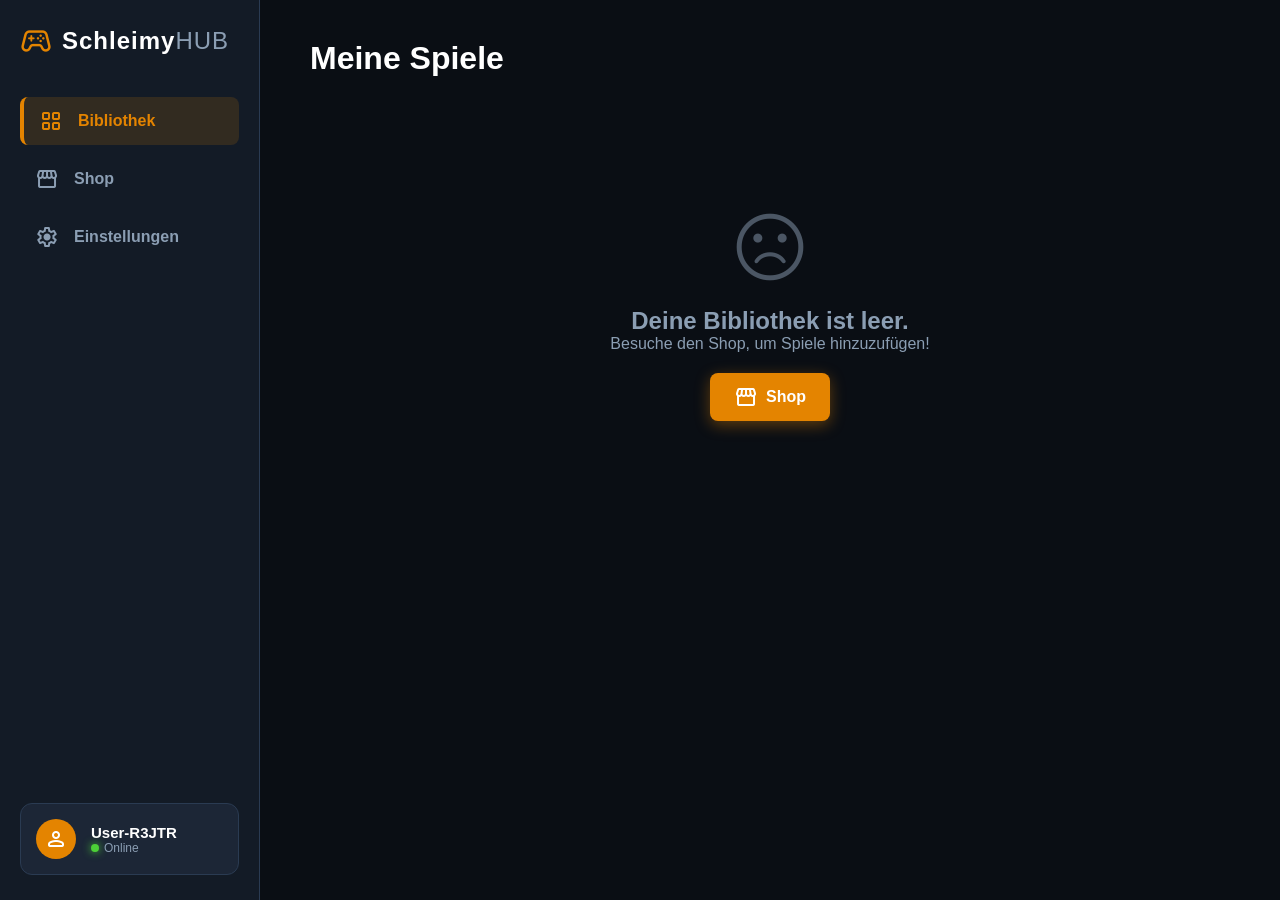
<file: index.html>
<!DOCTYPE html>
<html lang="de">

<head>
    <meta charset="UTF-8">
    <meta name="viewport" content="width=device-width, initial-scale=1.0">
    <title>Schleimy's Game Hub</title>
    <link href="https://fonts.googleapis.com/css2?family=Material+Symbols+Rounded:opsz,wght,FILL,GRAD@24,600,1,0" rel="stylesheet" />
    <link rel="stylesheet" href="launcher.css">
</head>

<body>

    <div id="app-container">
        <nav id="sidebar">
            <div class="logo">
                <span class="material-symbols-rounded logo-icon">stadia_controller</span>
                <h2>Schleimy<span class="hub-text">HUB</span></h2>
            </div>

            <ul class="nav-links">
                <li class="active" onclick="switchTab('library')">
                    <span class="material-symbols-rounded">grid_view</span>
                    <span id="nav-library">Bibliothek</span>
                </li>
                <li onclick="switchTab('store')">
                    <span class="material-symbols-rounded">storefront</span>
                    <span id="nav-store">Shop</span>
                </li>
                <li onclick="switchTab('settings')">
                    <span class="material-symbols-rounded">settings</span>
                    <span id="nav-settings">Einstellungen</span>
                </li>
            </ul>

            <div class="user-profile">
                <div class="avatar">
                    <span class="material-symbols-rounded">person</span>
                </div>
                <div class="user-info">
                    <p class="username" id="display-username">User-1234</p>
                    <p class="status"><span class="status-dot"></span> Online</p>
                </div>
            </div>
        </nav>

        <main id="main-content">

            <div class="mobile-header">
                <div class="logo">
                    <span class="material-symbols-rounded logo-icon">stadia_controller</span>
                    <h2>Schleimy<span class="hub-text">HUB</span></h2>
                </div>
                <div class="avatar-small">
                    <span class="material-symbols-rounded">person</span>
                </div>
            </div>

            <section id="tab-library" class="tab-content active">
                <header class="section-header">
                    <h1 id="title-library">Meine Spiele</h1>
                </header>
                <div id="library-container"></div>
            </section>

            <section id="tab-store" class="tab-content">
                <header class="section-header">
                    <h1 id="title-store">Entdecken</h1>
                </header>
                <div id="store-container"></div>
            </section>

            <section id="tab-settings" class="tab-content">
                <header class="section-header">
                    <h1 id="title-settings">Launcher Einstellungen</h1>
                </header>

                <div class="settings-panel">
                    <div class="setting-row">
                        <div class="setting-info">
                            <h3 id="set-user-title">Benutzername</h3>
                            <p id="set-user-desc">Ändere deinen Anzeigenamen im Hub.</p>
                        </div>
                        <input type="text" id="username-input" class="modern-input" maxlength="15">
                    </div>

                    <div class="setting-row">
                        <div class="setting-info">
                            <h3 id="set-lang-title">Globale Sprache</h3>
                            <p id="set-lang-desc">Wird automatisch in alle Spiele übernommen.</p>
                        </div>
                        <select id="launcher-lang-select" class="modern-select">
                            <option value="de">Deutsch (German)</option>
                            <option value="en">English (English)</option>
                            <option value="es">Español (Spanish)</option>
                            <option value="fr">Français (French)</option>
                            <option value="it">Italiano (Italian)</option>
                            <option value="pt">Português (Portuguese)</option>
                            <option value="nl">Nederlands (Dutch)</option>
                            <option value="pl">Polski (Polish)</option>
                            <option value="ru">Русский (Russian)</option>
                            <option value="ja">日本語 (Japanese)</option>
                            <option value="zh">中文 (Chinese)</option>
                            <option value="ko">한국어 (Korean)</option>
                            <option value="ar">العربية (Arabic)</option>
                            <option value="hi">हिन्दी (Hindi)</option>
                            <option value="tr">Türkçe (Turkish)</option>
                            <option value="sv">Svenska (Swedish)</option>
                            <option value="da">Dansk (Danish)</option>
                            <option value="fi">Suomi (Finnish)</option>
                            <option value="el">Ελληνικά (Greek)</option>
                            <option value="cs">Čeština (Czech)</option>
                        </select>
                    </div>

                    <div class="setting-row">
                        <div class="setting-info">
                            <h3 id="set-anim-title">Animationen reduzieren</h3>
                            <p id="set-anim-desc">Schaltet aufwendige Effekte ab.</p>
                        </div>
                        <label class="switch">
                            <input type="checkbox" id="anim-toggle">
                            <span class="slider round"></span>
                        </label>
                    </div>

                    <div class="settings-actions">
                        <button id="btn-save-settings" class="btn success"><span class="material-symbols-rounded">save</span> <span id="text-btn-save">Speichern</span></button>
                        <button id="btn-reset-settings" class="btn danger"><span class="material-symbols-rounded">delete_forever</span> <span id="text-btn-reset">Zurücksetzen</span></button>
                    </div>
                </div>
            </section>

        </main>
    </div>

    <div id="game-overlay" class="hidden">
        <div class="overlay-topbar">
            <div class="overlay-brand">
                <span class="material-symbols-rounded">stadia_controller</span> Schleimy<span class="hub-text">HUB</span>
            </div>
            <button id="close-game-btn" onclick="closeGame()">
                <span class="material-symbols-rounded">close</span> <span id="btn-exit-game">Spiel beenden</span>
            </button>
        </div>
        <div id="game-loader">
            <span class="material-symbols-rounded spinning">hourglass_empty</span>
            <p id="loader-text">Starte Spiel...</p>
        </div>
        <iframe id="game-frame" src=""></iframe>
    </div>

    <script src="launcher.js"></script>
</body>

</html>
</file>
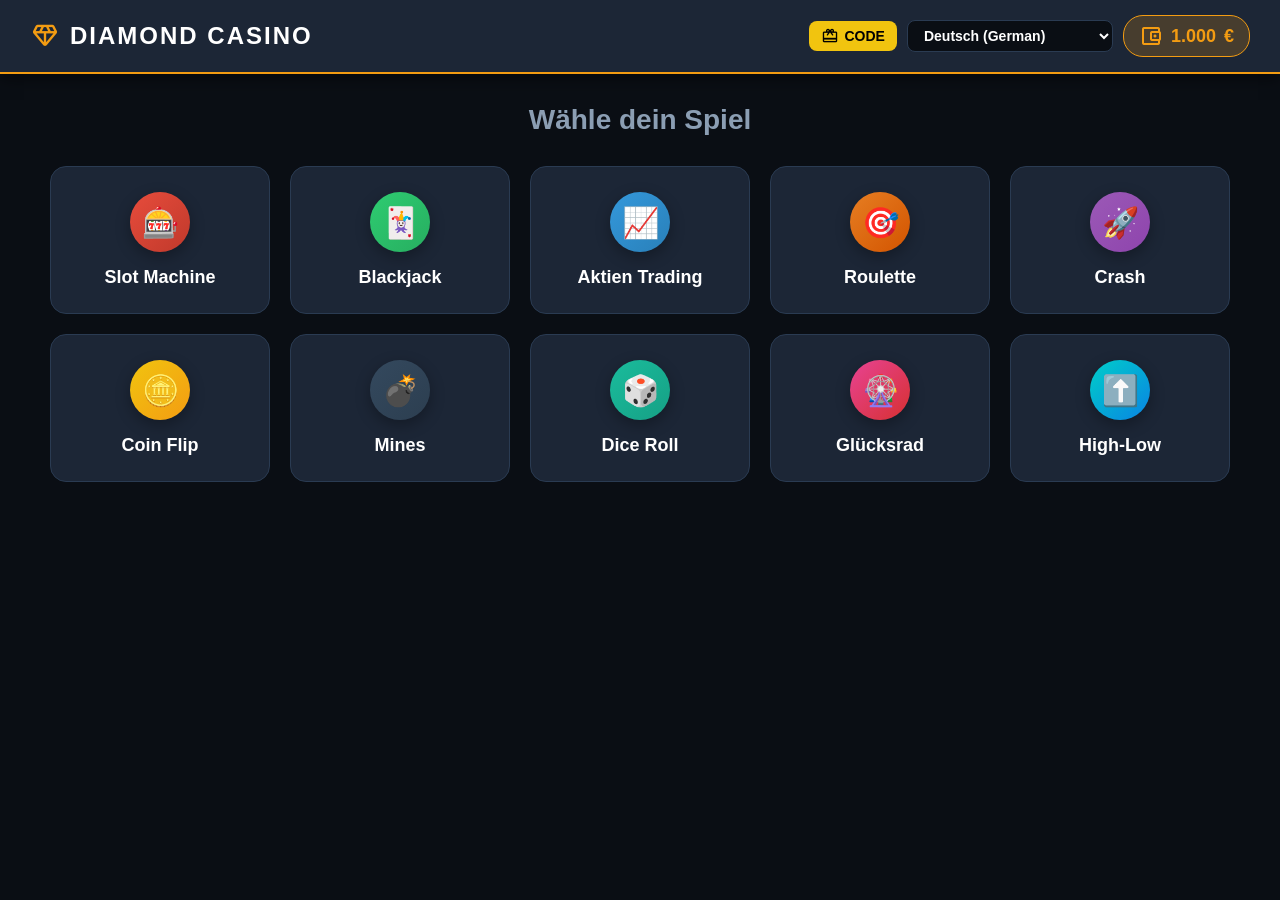
<file: casino.html>
<!DOCTYPE html>
<html lang="de">

<head>
    <meta charset="UTF-8">
    <meta name="viewport" content="width=device-width, initial-scale=1.0">
    <title>Diamond Casino</title>
    <link href="https://fonts.googleapis.com/css2?family=Material+Symbols+Rounded:opsz,wght,FILL,GRAD@24,600,1,0" rel="stylesheet" />
    <link rel="stylesheet" href="casino.css">
</head>

<body>

    <header>
        <div class="header-left">
            <span class="material-symbols-rounded logo-icon">diamond</span>
            <h1>Diamond Casino</h1>
        </div>
        <div class="header-center">
            <button id="btn-back" class="hidden">
                <span class="material-symbols-rounded">arrow_back</span> 
                <span class="hide-mobile-text" data-translate="back">Hub Menü</span>
            </button>
        </div>
        <div class="header-right" style="display: flex; gap: 10px; align-items: center;">
            <button id="btn-promo" class="btn warning" style="padding: 6px 12px; font-size: 14px; display: flex; align-items: center; gap: 5px;">
                <span class="material-symbols-rounded" style="font-size: 18px;">redeem</span> 
                <span data-translate="btnPromo" class="hide-mobile">Code</span>
            </button>
            <select id="lang-select" class="lang-dropdown hide-mobile">
                <option value="de">Deutsch (German)</option>
                <option value="en">English (English)</option>
                <option value="es">Español (Spanish)</option>
                <option value="fr">Français (French)</option>
                <option value="it">Italiano (Italian)</option>
                <option value="pt">Português (Portuguese)</option>
                <option value="nl">Nederlands (Dutch)</option>
                <option value="pl">Polski (Polish)</option>
                <option value="ru">Русский (Russian)</option>
                <option value="ja">日本語 (Japanese)</option>
                <option value="zh">中文 (Chinese)</option>
                <option value="ko">한국어 (Korean)</option>
                <option value="ar">العربية (Arabic)</option>
                <option value="hi">हिन्दी (Hindi)</option>
                <option value="tr">Türkçe (Turkish)</option>
                <option value="sv">Svenska (Swedish)</option>
                <option value="da">Dansk (Danish)</option>
                <option value="fi">Suomi (Finnish)</option>
                <option value="el">Ελληνικά (Greek)</option>
                <option value="cs">Čeština (Czech)</option>
            </select>
            <div class="balance-badge">
                <span class="material-symbols-rounded">account_balance_wallet</span>
                <span id="balance-display">1000</span> €
            </div>
        </div>
    </header>

    <main id="app-content">
        <div id="view-menu" class="view active">
            <h2 class="section-title" data-translate="menuTitle">Wähle dein Spiel</h2>
            <div class="game-cards">
                <div class="card" onclick="openGame('slots')">
                    <div class="card-icon" style="background: linear-gradient(135deg, #e74c3c, #c0392b);">🎰</div>
                    <h3>Slot Machine</h3>
                </div>
                <div class="card" onclick="openGame('blackjack')">
                    <div class="card-icon" style="background: linear-gradient(135deg, #2ecc71, #27ae60);">🃏</div>
                    <h3>Blackjack</h3>
                </div>
                <div class="card" onclick="openGame('trading')">
                    <div class="card-icon" style="background: linear-gradient(135deg, #3498db, #2980b9);">📈</div>
                    <h3 data-translate="tradeTitle">Aktien Trading</h3>
                </div>
                <div class="card" onclick="openGame('roulette')">
                    <div class="card-icon" style="background: linear-gradient(135deg, #e67e22, #d35400);">🎯</div>
                    <h3>Roulette</h3>
                </div>
                <div class="card" onclick="openGame('crash')">
                    <div class="card-icon" style="background: linear-gradient(135deg, #9b59b6, #8e44ad);">🚀</div>
                    <h3>Crash</h3>
                </div>
                <div class="card" onclick="openGame('coinflip')">
                    <div class="card-icon" style="background: linear-gradient(135deg, #f1c40f, #f39c12);">🪙</div>
                    <h3>Coin Flip</h3>
                </div>
                <div class="card" onclick="openGame('mines')">
                    <div class="card-icon" style="background: linear-gradient(135deg, #34495e, #2c3e50);">💣</div>
                    <h3>Mines</h3>
                </div>
                <div class="card" onclick="openGame('dice')">
                    <div class="card-icon" style="background: linear-gradient(135deg, #1abc9c, #16a085);">🎲</div>
                    <h3>Dice Roll</h3>
                </div>
                <div class="card" onclick="openGame('wheel')">
                    <div class="card-icon" style="background: linear-gradient(135deg, #e84393, #d63031);">🎡</div>
                    <h3 data-translate="wheelTitle">Glücksrad</h3>
                </div>
                <div class="card" onclick="openGame('highlow')">
                    <div class="card-icon" style="background: linear-gradient(135deg, #00cec9, #0984e3);">⬆️</div>
                    <h3>High-Low</h3>
                </div>
            </div>
        </div>

        <div id="view-slots" class="view">
            <div class="game-container">
                <h2>Slot Machine</h2>
                <div class="slot-machine">
                    <div class="reels">
                        <div class="reel" id="reel1"><span class="symbol">🍒</span></div>
                        <div class="reel" id="reel2"><span class="symbol">🍒</span></div>
                        <div class="reel" id="reel3"><span class="symbol">🍒</span></div>
                    </div>
                    <div class="slot-controls">
                        <input type="number" id="slot-bet" value="10" min="1" step="1">
                        <button id="btn-spin" class="btn primary">SPIN</button>
                    </div>
                    <div id="slot-msg" class="msg-box" data-translate="msgBet">Einsatz wählen!</div>
                </div>
            </div>
        </div>

        <div id="view-blackjack" class="view">
            <div class="game-container blackjack-table">
                <h2>Blackjack</h2>
                <div class="bj-area">
                    <div class="bj-label">Dealer: <span id="dealer-score">?</span></div>
                    <div id="dealer-cards" class="cards-container"></div>
                </div>
                <div id="bj-msg" class="msg-box" data-translate="msgBet">Einsatz wählen!</div>
                <div class="bj-area">
                    <div class="bj-label"><span data-translate="lblYou">Du</span>: <span id="player-score">0</span></div>
                    <div id="player-cards" class="cards-container"></div>
                </div>
                <div class="bj-controls">
                    <div id="bj-bet-area">
                        <input type="number" id="bj-bet" value="50" min="1" step="1">
                        <button id="btn-bj-deal" class="btn primary">Deal</button>
                    </div>
                    <div id="bj-action-area" class="hidden" style="display:flex; justify-content:center; gap:15px;">
                        <button id="btn-bj-hit" class="btn warning">Hit</button>
                        <button id="btn-bj-stand" class="btn danger">Stand</button>
                    </div>
                </div>
            </div>
        </div>

        <div id="view-trading" class="view">
            <div class="game-container" style="max-width: 1000px; padding: 20px;">
                <h2 data-translate="tradeTitle">Aktien Trading</h2>

                <div class="trading-layout">
                    <div class="stock-sidebar" id="stock-list-container">
                    </div>

                    <div class="stock-main">
                        <div class="price-box">
                            <span class="stock-name" id="active-stock-name">SchleimyCorp (SMC)</span>
                            <div class="current-price" id="live-price">100.00 €</div>
                            <div class="price-change" id="price-change">+0.00%</div>
                        </div>

                        <div class="chart-container" id="chart-wrapper">
                            <canvas id="trading-chart"></canvas>
                            <div id="chart-hover-line" class="hidden"></div>
                            <div id="chart-tooltip" class="hidden">0.00 €</div>
                        </div>

                        <div class="portfolio">
                            <div><span data-translate="lblShares">Aktien</span>: <strong id="owned-shares">0</strong></div>
                            <div><span data-translate="lblValue">Wert</span>: <strong id="shares-value">0.00 €</strong></div>
                        </div>

                        <div class="trading-controls" style="flex-direction: column; align-items: stretch;">
                            <div class="trade-input-group flex-center mb-20" style="gap: 15px;">
                                <label style="font-weight: bold; font-size: 18px;"><span data-translate="lblAmount">Menge</span>:</label>
                                <input type="number" id="trade-amount" value="1" min="1" style="width: 120px;">
                            </div>
                            <div style="display: flex; gap: 15px;">
                                <button id="btn-buy-stock" class="btn success flex-1" data-translate="btnBuy">KAUFEN</button>
                                <button id="btn-sell-stock" class="btn danger flex-1" data-translate="btnSell">VERKAUFEN</button>
                            </div>
                        </div>
                    </div>
                </div>
            </div>
        </div>

        <div id="view-roulette" class="view">
            <div class="game-container text-center">
                <h2>Roulette</h2>
                <div id="roulette-result" class="huge-display">0</div>
                <div id="roulette-msg" class="msg-box" data-translate="msgColor">Wähle eine Farbe!</div>
                <div class="flex-center gap-15 mb-20">
                    <input type="number" id="roulette-bet" value="20" min="1" step="1">
                </div>
                <div class="flex-center gap-15">
                    <button class="btn danger" onclick="playRoulette('red')"><span data-translate="btnRed">Rot</span> (2x)</button>
                    <button class="btn success" onclick="playRoulette('green')"><span data-translate="btnGreen">Grün</span> (14x)</button>
                    <button class="btn" style="background:#222; color:#fff;" onclick="playRoulette('black')"><span data-translate="btnBlack">Schwarz</span> (2x)</button>
                </div>
            </div>
        </div>

        <div id="view-crash" class="view">
            <div class="game-container text-center">
                <h2>Crash</h2>
                <div id="crash-multiplier" class="huge-display" style="color:var(--accent);">0.50x</div>
                <div id="crash-msg" class="msg-box" data-translate="msgCashout">Wann casht du aus?</div>
                <div class="flex-center gap-15 mb-20" id="crash-bet-area">
                    <input type="number" id="crash-bet" value="10" min="1">
                    <button id="btn-crash-start" class="btn primary">Start</button>
                </div>
                <div class="flex-center gap-15 hidden" id="crash-cashout-area">
                    <button id="btn-crash-cashout" class="btn success" style="width: 100%;">Cash Out</button>
                </div>
            </div>
        </div>

        <div id="view-coinflip" class="view">
            <div class="game-container text-center">
                <h2>Coin Flip</h2>
                <div id="coin-display" class="huge-display">🪙</div>
                <div id="coin-msg" class="msg-box" data-translate="msgCoin">Kopf oder Zahl?</div>
                <div class="flex-center gap-15 mb-20">
                    <input type="number" id="coin-bet" value="15" min="1">
                </div>
                <div class="flex-center gap-15">
                    <button class="btn primary" onclick="playCoinFlip('heads')" data-translate="btnHeads">Kopf</button>
                    <button class="btn warning" onclick="playCoinFlip('tails')" data-translate="btnTails">Zahl</button>
                </div>
            </div>
        </div>

        <div id="view-mines" class="view">
            <div class="game-container text-center">
                <h2>Mines</h2>
                <div class="flex-center gap-15 mb-20" id="mines-setup">
                    <input type="number" id="mines-bet" value="25" min="1">
                    <button id="btn-mines-start" class="btn primary" data-translate="btnGenMines">Feld generieren</button>
                </div>
                <div id="mines-msg" class="msg-box" data-translate="msgMines">Finde die Diamanten!</div>
                <div id="mines-grid" class="mines-grid hidden"></div>
                <button id="btn-mines-cashout" class="btn success hidden mt-20" style="width:100%;">Cash Out: <span id="mines-pot">0</span> €</button>
            </div>
        </div>

        <div id="view-dice" class="view">
            <div class="game-container text-center">
                <h2>Dice Roll</h2>
                <div id="dice-result" class="huge-display">--</div>
                <div id="dice-msg" class="msg-box" data-translate="msgDice">Würfel unter der Zielzahl!</div>
                <div class="flex-center gap-15 mb-20">
                    <label><span data-translate="lblBet">Einsatz</span>: <input type="number" id="dice-bet" value="10" min="1" style="width:80px;"></label>
                    <label><span data-translate="lblTarget">Ziel (Unter)</span>: <input type="number" id="dice-target" value="50" min="2" max="98" style="width:80px;"></label>
                </div>
                <p class="mb-20">Multiplikator: <strong id="dice-mult-display">2.00x</strong></p>
                <button id="btn-dice-roll" class="btn primary" style="width:200px;" data-translate="btnRoll">Würfeln</button>
            </div>
        </div>

        <div id="view-wheel" class="view">
            <div class="game-container text-center">
                <h2 data-translate="wheelTitle">Glücksrad</h2>
                <div id="wheel-display" class="huge-display" style="font-size: 60px;">🎡</div>
                <div id="wheel-msg" class="msg-box" data-translate="msgWheel">Dreh das Rad!</div>
                <div class="flex-center gap-15">
                    <input type="number" id="wheel-bet" value="50" min="1">
                    <button id="btn-wheel-spin" class="btn primary" data-translate="btnSpin">Drehen</button>
                </div>
            </div>
        </div>

        <div id="view-highlow" class="view">
            <div class="game-container text-center blackjack-table">
                <h2>High-Low</h2>
                <div class="flex-center gap-15 mb-20">
                    <div id="hl-card-current" class="card-ui" style="transform:none; animation:none; margin:0 auto;">?</div>
                </div>
                <div id="hl-msg" class="msg-box" data-translate="msgHl">Höher oder niedriger?</div>

                <div id="hl-setup" class="flex-center gap-15">
                    <input type="number" id="hl-bet" value="10" min="1">
                    <button id="btn-hl-start" class="btn primary">Start</button>
                </div>

                <div id="hl-actions" class="hidden">
                    <p class="mb-20">Pot: <strong id="hl-pot">0</strong> €</p>
                    <div class="flex-center gap-15 mb-20">
                        <button class="btn warning" onclick="playHighLow('high')"><span data-translate="btnHigh">Höher</span> ⬆️</button>
                        <button class="btn primary" onclick="playHighLow('low')"><span data-translate="btnLow">Niedriger</span> ⬇️</button>
                    </div>
                    <button id="btn-hl-cashout" class="btn success" style="width:100%;">Cash Out</button>
                </div>
            </div>
        </div>
    </main>

    <div id="custom-modal-overlay" class="hidden">
        <div class="custom-modal-box">
            <h3 id="c-modal-title">Titel</h3>
            <p id="c-modal-desc">Beschreibung</p>
            <input type="text" id="c-modal-input" class="hidden" placeholder="...">
            <div class="c-modal-buttons">
                <button id="c-modal-btn-cancel" class="btn danger hidden" data-translate="modalCancel">Abbrechen</button>
                <button id="c-modal-btn-ok" class="btn success" data-translate="modalOk">OK</button>
            </div>
        </div>
    </div>

    <script src="casino_save.js"></script>
</body>

</html>
</file>
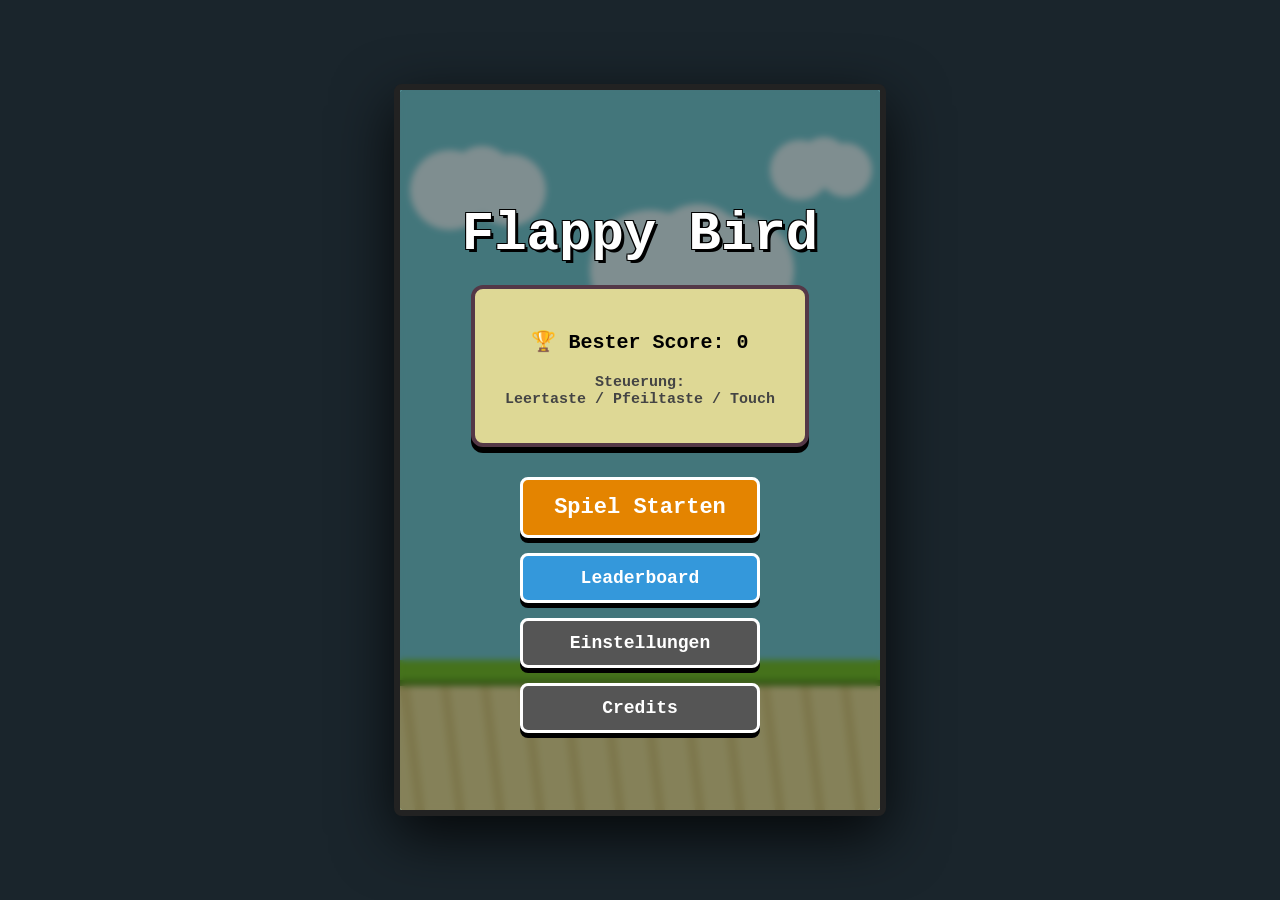
<file: flappy.html>
<!DOCTYPE html>
<html lang="de">

<head>
    <meta charset="UTF-8">
    <meta name="viewport" content="width=device-width, initial-scale=1.0">
    <title>Flappy Bird - Ultimate Custom Edition</title>
    <link rel="stylesheet" href="flappy.css">
</head>

<body>
    <div id="game-container">
        <canvas id="gameCanvas" width="480" height="720"></canvas>

        <div id="start-menu" class="screen">
            <h1 class="title">Flappy Bird</h1>
            <div class="menu-box">
                <p>🏆 <span id="text-best-score">Bester Score:</span> <span id="menu-highscore">0</span></p>
                <p id="text-controls" class="controls-text">Steuerung:<br>Leertaste / Pfeiltaste / Touch</p>
            </div>
            <div class="button-group">
                <button id="start-btn" class="btn primary"><span id="text-btn-start">Spiel Starten</span></button>
                <button id="leaderboard-btn" class="btn secondary" style="background-color: #3498db;"><span id="text-btn-leaderboard">Leaderboard</span></button>
                <button id="settings-btn" class="btn secondary"><span id="text-btn-settings">Einstellungen</span></button>
                <button id="credits-btn" class="btn secondary"><span id="text-btn-credits">Credits</span></button>
            </div>
        </div>

        <div id="game-over-menu" class="screen hidden">
            <h1 id="text-game-over" class="game-over-title">Game Over!</h1>
            <div class="score-board">
                <p><span id="text-score-label">Score:</span> <span id="final-score">0</span></p>
                <p><span id="text-best-label">Best:</span> <span id="high-score">0</span></p>
            </div>
            <div class="button-group">
                <button id="restart-btn" class="btn primary"><span id="text-btn-restart">Nochmal</span></button>
                <button id="menu-btn" class="btn secondary"><span id="text-btn-menu">Hauptmenü</span></button>
            </div>
        </div>

        <div id="leaderboard-modal" class="modal hidden">
            <div class="modal-content">
                <h2 id="text-modal-leaderboard">Top 10 Leaderboard</h2>
                <table class="leaderboard-table">
                    <thead>
                        <tr>
                            <th id="text-rank">#</th>
                            <th id="text-name">Name</th>
                            <th id="text-score">Score</th>
                        </tr>
                    </thead>
                    <tbody id="leaderboard-body">
                    </tbody>
                </table>
                <button id="close-leaderboard-btn" class="btn secondary mt-10"><span id="text-btn-close-leaderboard">Schließen</span></button>
            </div>
        </div>

        <div id="settings-modal" class="modal hidden">
            <div class="modal-content">
                <h2 id="text-modal-settings">Einstellungen</h2>

                <div class="setting-item">
                    <label id="text-label-particles" for="particle-toggle">Partikel-Effekte:</label>
                    <input type="checkbox" id="particle-toggle" checked>
                </div>

                <div class="setting-item flex-col">
                    <label id="text-label-difficulty" for="difficulty-select">Schwierigkeit:</label>
                    <select id="difficulty-select" class="retro-select">
                        <option value="easy" id="text-diff-easy">Einfach</option>
                        <option value="normal" id="text-diff-normal" selected>Normal</option>
                        <option value="hard" id="text-diff-hard">Schwer</option>
                        <option value="custom" id="text-diff-custom">Custom</option>
                    </select>
                </div>

                <div id="custom-settings-block" class="custom-box hidden">
                    <div class="setting-item custom-item">
                        <label id="text-lbl-grav">Schwerkraft:</label>
                        <input type="number" id="inp-grav" step="0.01" min="0.01" max="0.5">
                    </div>
                    <div class="setting-item custom-item">
                        <label id="text-lbl-jump">Sprung:</label>
                        <input type="number" id="inp-jump" step="0.1" min="1" max="10">
                    </div>
                    <div class="setting-item custom-item">
                        <label id="text-lbl-gap">Lücke:</label>
                        <input type="number" id="inp-gap" step="5" min="80" max="400">
                    </div>
                    <div class="setting-item custom-item">
                        <label id="text-lbl-spd">Tempo:</label>
                        <input type="number" id="inp-spd" step="0.5" min="1" max="10">
                    </div>
                    <div class="setting-item custom-item">
                        <label id="text-lbl-spawn">Spawn Rate:</label>
                        <input type="number" id="inp-spawn" step="10" min="40" max="300">
                    </div>

                    <div class="setting-item custom-item preview-container flex-col">
                        <label id="text-lbl-preview" class="preview-label">Vorschau:</label>
                        <canvas id="previewCanvas" width="240" height="360" class="preview-canvas"></canvas>
                    </div>
                </div>

                <div class="setting-item flex-col">
                    <label id="text-label-language" for="language-select">Sprache:</label>
                    <select id="language-select" class="retro-select">
                        <option value="de">Deutsch (German)</option>
                        <option value="en">English (English)</option>
                        <option value="es">Español (Spanish)</option>
                        <option value="fr">Français (French)</option>
                        <option value="it">Italiano (Italian)</option>
                        <option value="pt">Português (Portuguese)</option>
                        <option value="nl">Nederlands (Dutch)</option>
                        <option value="pl">Polski (Polish)</option>
                        <option value="ru">Русский (Russian)</option>
                        <option value="ja">日本語 (Japanese)</option>
                        <option value="zh">中文 (Chinese)</option>
                        <option value="ko">한국어 (Korean)</option>
                        <option value="ar">العربية (Arabic)</option>
                        <option value="hi">हिन्दी (Hindi)</option>
                        <option value="tr">Türkçe (Turkish)</option>
                        <option value="sv">Svenska (Swedish)</option>
                        <option value="da">Dansk (Danish)</option>
                        <option value="fi">Suomi (Finnish)</option>
                        <option value="el">Ελληνικά (Greek)</option>
                        <option value="cs">Čeština (Czech)</option>
                    </select>
                </div>

                <button id="close-settings-btn" class="btn secondary mt-10"><span id="text-btn-close-settings">Schließen</span></button>
            </div>
        </div>

        <div id="credits-modal" class="modal hidden">
            <div class="modal-content">
                <h2 id="text-modal-credits">Credits</h2>
                <p id="text-credits-desc">Ein ultimatives Flappy Bird Erlebnis.</p>
                <p class="highlight-text"><strong>by Schleimy</strong></p>
                <button id="close-credits-btn" class="btn secondary mt-10"><span id="text-btn-close-credits">Schließen</span></button>
            </div>
        </div>
    </div>
    <script src="flappy.js"></script>
</body>

</html>
</file>
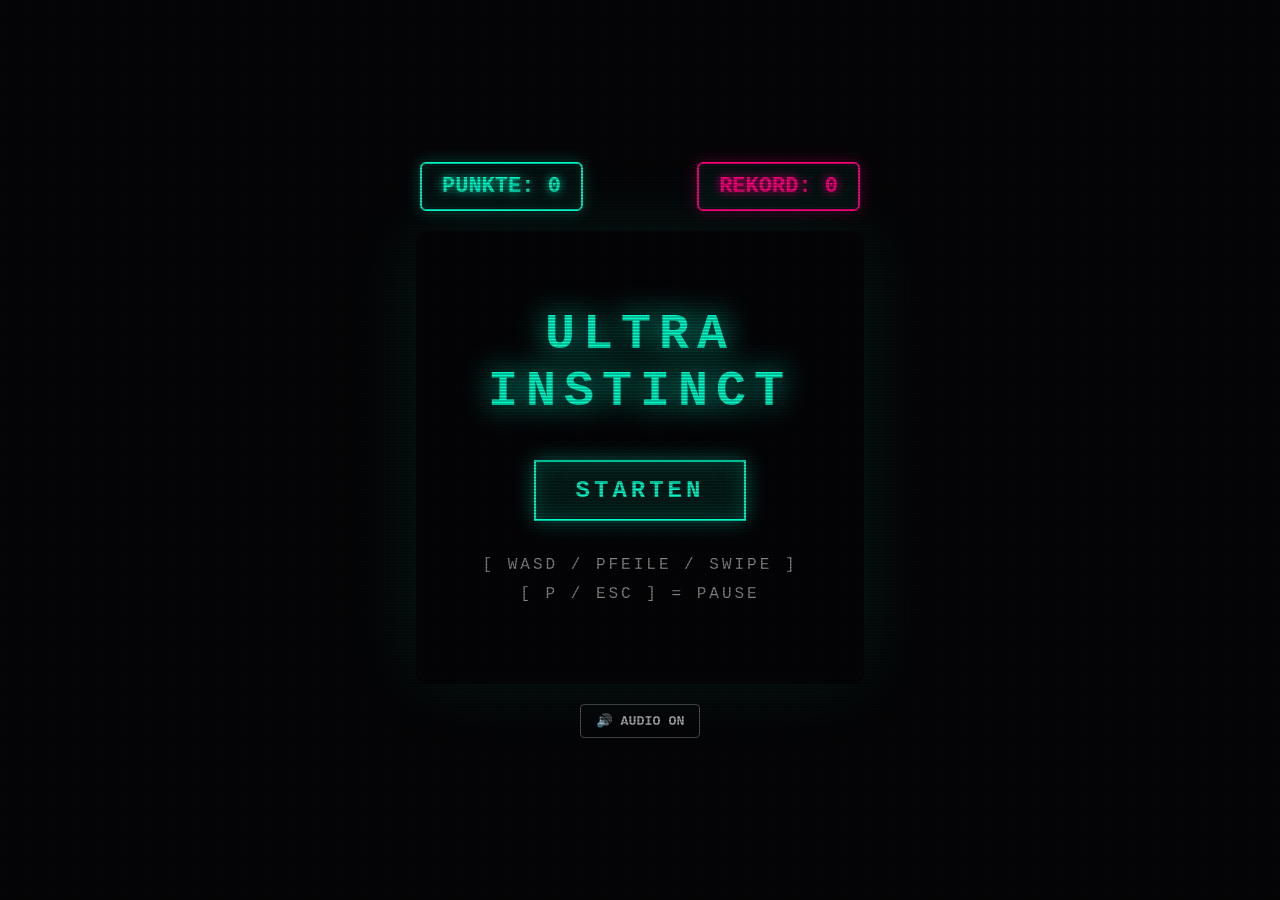
<file: snake.html>
<!DOCTYPE html>
<html lang="de">
<head>
    <meta charset="UTF-8">
    <meta name="viewport" content="width=device-width, initial-scale=1.0, maximum-scale=1.0, user-scalable=no">
    <title>Snake UI V3: No Shake & Multi-Lang</title>
    <style>
        :root {
            --neon-green: #00ffcc;
            --neon-pink: #ff007f;
            --neon-yellow: #ffea00;
            --neon-blue: #0088ff;
            --bg-color: #030305;
        }
        
        body {
            background-color: var(--bg-color);
            color: #fff;
            display: flex;
            flex-direction: column;
            align-items: center;
            justify-content: center;
            height: 100vh;
            margin: 0;
            font-family: 'Courier New', Courier, monospace;
            overflow: hidden;
            user-select: none;
            touch-action: none;
        }

        /* CRT Scanline Overlay */
        body::after {
            content: " ";
            display: block;
            position: absolute;
            top: 0; left: 0; bottom: 0; right: 0;
            background: linear-gradient(rgba(18, 16, 16, 0) 50%, rgba(0, 0, 0, 0.25) 50%), 
                        linear-gradient(90deg, rgba(255, 0, 0, 0.06), rgba(0, 255, 0, 0.02), rgba(0, 0, 255, 0.06));
            z-index: 100;
            background-size: 100% 3px, 3px 100%;
            pointer-events: none;
            animation: scanlines 8s linear infinite;
        }

        @keyframes scanlines {
            0% { background-position: 0 0, 0 0; }
            100% { background-position: 0 100vh, 0 0; }
        }

        .header-controls {
            display: flex;
            justify-content: space-between;
            width: 100%;
            max-width: 440px;
            margin-bottom: 20px;
            z-index: 10;
        }

        .stat-box {
            background: rgba(0, 255, 204, 0.05);
            padding: 10px 20px;
            border: 2px solid var(--neon-green);
            box-shadow: 0 0 15px rgba(0, 255, 204, 0.3), inset 0 0 10px rgba(0, 255, 204, 0.1);
            font-weight: 900;
            font-size: 22px;
            color: var(--neon-green);
            text-shadow: 0 0 10px var(--neon-green);
            border-radius: 6px;
            text-transform: uppercase;
            transition: all 0.3s;
        }

        .stat-box.high {
            border-color: var(--neon-pink);
            color: var(--neon-pink);
            box-shadow: 0 0 15px rgba(255, 0, 127, 0.3), inset 0 0 10px rgba(255, 0, 127, 0.1);
            text-shadow: 0 0 10px var(--neon-pink);
        }
        
        #combo-container {
            position: absolute;
            top: 30px;
            font-size: 60px;
            font-weight: 900;
            color: var(--neon-yellow);
            text-shadow: 0 0 20px var(--neon-yellow), 0 0 40px #fff;
            opacity: 0;
            transform: scale(0.1) translateY(-50px);
            transition: all 0.4s cubic-bezier(0.175, 0.885, 0.32, 1.5);
            z-index: 15;
            pointer-events: none;
            text-align: center;
        }

        #combo-container.active { opacity: 1; transform: scale(1) translateY(0); }
        
        /* Pulsierender Glow anstatt Shake für den Hyper Mode */
        #combo-container.hyper { 
            color: var(--neon-blue); 
            text-shadow: 0 0 30px var(--neon-blue), 0 0 60px #fff; 
            animation: hyperGlow 1s alternate infinite;
        }

        @keyframes hyperGlow {
            from { filter: brightness(1); }
            to { filter: brightness(1.3); }
        }

        #hyper-text { font-size: 20px; display: block; margin-top: -10px; color: #fff; letter-spacing: 10px; }

        .game-wrapper { position: relative; }

        canvas {
            background: #050508;
            border: 4px solid #111;
            border-radius: 12px;
            box-shadow: 0 0 80px rgba(0, 255, 204, 0.1), inset 0 0 30px rgba(0,0,0,0.9);
            transition: border-color 0.3s, box-shadow 0.3s;
            z-index: 5;
            max-width: 100vw;
            max-height: 100vw;
        }
        
        .overlay {
            position: absolute;
            top: 0; left: 0; width: 100%; height: 100%;
            background: rgba(3, 3, 5, 0.9);
            backdrop-filter: blur(8px);
            display: flex;
            flex-direction: column;
            align-items: center;
            justify-content: center;
            opacity: 0;
            pointer-events: none;
            transition: opacity 0.3s;
            z-index: 50;
            border-radius: 12px;
        }

        .overlay.visible { opacity: 1; pointer-events: all; }
        
        h1 {
            color: var(--neon-pink); font-size: 50px; text-shadow: 0 0 30px var(--neon-pink); 
            margin: 0; text-align: center; letter-spacing: 8px; text-transform: uppercase;
        }

        #startScreen h1 { color: var(--neon-green); text-shadow: 0 0 30px var(--neon-green); }
        #pauseScreen h1 { color: var(--neon-yellow); text-shadow: 0 0 30px var(--neon-yellow); }
        
        .btn {
            background: rgba(0, 255, 204, 0.1);
            border: 2px solid var(--neon-green);
            padding: 15px 40px; margin-top: 40px;
            color: var(--neon-green); font-size: 24px; font-weight: 900; font-family: 'Courier New', Courier, monospace;
            cursor: pointer;
            box-shadow: 0 0 20px rgba(0, 255, 204, 0.4), inset 0 0 20px rgba(0, 255, 204, 0.2);
            text-transform: uppercase; transition: 0.2s;
            letter-spacing: 4px;
        }

        .btn:hover { background: var(--neon-green); color: #000; box-shadow: 0 0 60px rgba(0, 255, 204, 1); transform: scale(1.1); }
        .btn:active { transform: scale(0.9); }
        
        #gameOverOverlay .btn {
            border-color: var(--neon-pink); color: var(--neon-pink); background: rgba(255, 0, 127, 0.1);
            box-shadow: 0 0 20px rgba(255, 0, 127, 0.4), inset 0 0 20px rgba(255, 0, 127, 0.2);
        }
        #gameOverOverlay .btn:hover { background: var(--neon-pink); color: #000; box-shadow: 0 0 60px rgba(255, 0, 127, 1); }

        .controls-hint { 
            margin-top: 30px; color: #888; font-size: 16px; 
            letter-spacing: 3px; text-align: center; line-height: 1.8; 
            white-space: pre-line; /* Damit \n im JS als Umbruch funktioniert */
        }
        .footer-controls { margin-top: 20px; z-index: 10; }
        .small-btn {
            background: none; border: 1px solid #555; color: #aaa; padding: 8px 15px; cursor: pointer;
            font-family: inherit; transition: 0.2s; font-weight: bold; border-radius: 4px;
        }
        .small-btn:hover { color: #fff; border-color: #fff; box-shadow: 0 0 10px #fff; }
    </style>
</head>
<body>

    <div id="combo-container">
        COMBO x<span id="combo-multiplier">1</span>
        <div id="hyper-text"></div>
    </div>

    <div class="header-controls">
        <div class="stat-box" id="box-score"><span id="lbl-score">SCORE:</span> <span id="score">0</span></div>
        <div class="stat-box high"><span id="lbl-best">BEST:</span> <span id="highscore">0</span></div>
    </div>

    <div class="game-wrapper">
        <canvas id="gameCanvas" width="440" height="440"></canvas>

        <div id="startScreen" class="overlay visible">
            <h1>ULTRA INSTINCT</h1>
            <button class="btn" id="btn-start" onclick="startGame()">INITIATE</button>
            <div id="controlsHint" class="controls-hint"></div>
        </div>

        <div id="pauseScreen" class="overlay">
            <h1 id="lbl-title-pause">PAUSED</h1>
            <button class="btn" id="btn-resume" style="border-color: var(--neon-yellow); color: var(--neon-yellow);" onclick="togglePause()">RESUME</button>
        </div>

        <div id="gameOverOverlay" class="overlay">
            <h1 id="lbl-gameover">FATAL ERROR</h1>
            <button class="btn" id="btn-reboot" onclick="startGame()">REBOOT</button>
        </div>
    </div>

    <div class="footer-controls">
        <button class="small-btn" id="btn-mute" onclick="toggleMute()">🔊 AUDIO ON</button>
    </div>

    <script>
        // --- 1. SETUP & MEGA LOKALISIERUNG ---
        const urlParams = new URLSearchParams(window.location.search);
        const lang = urlParams.get('lang') || 'de';
        const username = urlParams.get('user') || 'Player';

        const i18n = {
            de: { score: "PUNKTE:", best: "REKORD:", startBtn: "STARTEN", gameOver: "SYSTEMAUSFALL", rebootBtn: "NEUSTART", paused: "PAUSIERT", resumeBtn: "WEITER", controls: "[ WASD / PFEILE / SWIPE ]\n[ P / ESC ] = PAUSE" },
            en: { score: "SCORE:", best: "BEST:", startBtn: "INITIATE", gameOver: "FATAL ERROR", rebootBtn: "REBOOT", paused: "PAUSED", resumeBtn: "RESUME", controls: "[ WASD / ARROWS / SWIPE ]\n[ P / ESC ] = PAUSE" },
            es: { score: "PUNTOS:", best: "MEJOR:", startBtn: "INICIAR", gameOver: "ERROR FATAL", rebootBtn: "REINICIAR", paused: "PAUSA", resumeBtn: "REANUDAR", controls: "[ WASD / FLECHAS / SWIPE ]\n[ P / ESC ] = PAUSA" },
            fr: { score: "SCORE:", best: "MAX:", startBtn: "DÉMARRER", gameOver: "ERREUR FATALE", rebootBtn: "REDÉMARRER", paused: "PAUSE", resumeBtn: "REPRENDRE", controls: "[ WASD / FLÈCHES / SWIPE ]\n[ P / ESC ] = PAUSE" },
            it: { score: "PUNTI:", best: "MAX:", startBtn: "AVVIA", gameOver: "ERRORE FATALE", rebootBtn: "RIAVVIA", paused: "IN PAUSA", resumeBtn: "RIPRENDI", controls: "[ WASD / FRECCE / SWIPE ]\n[ P / ESC ] = PAUSA" },
            pt: { score: "PONTOS:", best: "RECORDE:", startBtn: "INICIAR", gameOver: "ERRO FATAL", rebootBtn: "REINICIAR", paused: "PAUSADO", resumeBtn: "CONTINUAR", controls: "[ WASD / SETAS / SWIPE ]\n[ P / ESC ] = PAUSA" },
            nl: { score: "SCORE:", best: "BESTE:", startBtn: "STARTEN", gameOver: "FATALE FOUT", rebootBtn: "HERSTART", paused: "PAUZE", resumeBtn: "HERVATTEN", controls: "[ WASD / PIJLEN / SWIPE ]\n[ P / ESC ] = PAUZE" },
            pl: { score: "WYNIK:", best: "REKORD:", startBtn: "START", gameOver: "BŁĄD KRYTYCZNY", rebootBtn: "RESTART", paused: "PAUZA", resumeBtn: "WZNÓW", controls: "[ WASD / STRZAŁKI / SWIPE ]\n[ P / ESC ] = PAUZA" },
            ru: { score: "ОЧКИ:", best: "ЛУЧШИЙ:", startBtn: "НАЧАТЬ", gameOver: "ОШИБКА", rebootBtn: "РЕСТАРТ", paused: "ПАУЗА", resumeBtn: "ПРОДОЛЖИТЬ", controls: "[ WASD / СТРЕЛКИ / SWIPE ]\n[ P / ESC ] = ПАУЗА" },
            ja: { score: "スコア:", best: "ベスト:", startBtn: "開始", gameOver: "致命的なエラー", rebootBtn: "再起動", paused: "一時停止", resumeBtn: "再開", controls: "[ WASD / 矢印 / SWIPE ]\n[ P / ESC ] = 一時停止" },
            zh: { score: "分数:", best: "最高分:", startBtn: "开始", gameOver: "致命错误", rebootBtn: "重启", paused: "暂停", resumeBtn: "继续", controls: "[ WASD / 方向键 / SWIPE ]\n[ P / ESC ] = 暂停" },
            ko: { score: "점수:", best: "최고:", startBtn: "시작", gameOver: "치명적 오류", rebootBtn: "재부팅", paused: "일시 정지", resumeBtn: "재개", controls: "[ WASD / 방향키 / SWIPE ]\n[ P / ESC ] = 일시 정지" },
            ar: { score: "النقاط:", best: "الأفضل:", startBtn: "ابدأ", gameOver: "خطأ فادح", rebootBtn: "إعادة تشغيل", paused: "مؤقت", resumeBtn: "استئناف", controls: "[ WASD / أسهم / SWIPE ]\n[ P / ESC ] = مؤقت" },
            hi: { score: "स्कोर:", best: "सर्वश्रेष्ठ:", startBtn: "शुरू", gameOver: "गंभीर त्रुटि", rebootBtn: "रीबूट", paused: "विराम", resumeBtn: "जारी रखें", controls: "[ WASD / तीर / SWIPE ]\n[ P / ESC ] = विराम" },
            tr: { score: "SKOR:", best: "EN IYI:", startBtn: "BAŞLAT", gameOver: "ÖLÜMCÜL HATA", rebootBtn: "YENİDEN BAŞLAT", paused: "DURAKLATILDI", resumeBtn: "DEVAM", controls: "[ WASD / YÖN TUŞLARI / SWIPE ]\n[ P / ESC ] = DURAKLAT" },
            sv: { score: "POÄNG:", best: "BÄSTA:", startBtn: "STARTA", gameOver: "FATALT FEL", rebootBtn: "OMSTART", paused: "PAUSAD", resumeBtn: "FORTSÄTT", controls: "[ WASD / PILAR / SWIPE ]\n[ P / ESC ] = PAUS" },
            da: { score: "SCORE:", best: "BEDSTE:", startBtn: "START", gameOver: "FATAL FEJL", rebootBtn: "GENSTART", paused: "PAUSET", resumeBtn: "GENOPTAG", controls: "[ WASD / PILE / SWIPE ]\n[ P / ESC ] = PAUSE" },
            fi: { score: "PISTEET:", best: "PARAS:", startBtn: "ALOITA", gameOver: "VIRHE", rebootBtn: "UUDELLEENKÄYNNISTYS", paused: "TAUKO", resumeBtn: "JATKA", controls: "[ WASD / NUOLET / SWIPE ]\n[ P / ESC ] = TAUKO" },
            el: { score: "ΣΚΟΡ:", best: "ΚΑΛΥΤΕΡΟ:", startBtn: "ΕΝΑΡΞΗ", gameOver: "ΣΦΑΛΜΑ", rebootBtn: "ΕΠΑΝΕΚΚΙΝΗΣΗ", paused: "ΠΑΥΣΗ", resumeBtn: "ΣΥΝΕΧΙΣΗ", controls: "[ WASD / ΒΕΛΑΚΙΑ / SWIPE ]\n[ P / ESC ] = ΠΑΥΣΗ" },
            cs: { score: "SKÓRE:", best: "NEJLEPŠÍ:", startBtn: "START", gameOver: "CHYBA", rebootBtn: "RESTART", paused: "PAUZA", resumeBtn: "POKRAČOVAT", controls: "[ WASD / ŠIPKY / SWIPE ]\n[ P / ESC ] = PAUZA" }
        };

        const currentLang = i18n[lang] || i18n['en']; // Fallback auf Englisch

        document.getElementById('lbl-score').innerText = currentLang.score;
        document.getElementById('lbl-best').innerText = currentLang.best;
        document.getElementById('btn-start').innerText = currentLang.startBtn;
        document.getElementById('lbl-gameover').innerText = currentLang.gameOver;
        document.getElementById('btn-reboot').innerText = currentLang.rebootBtn;
        document.getElementById('lbl-title-pause').innerText = currentLang.paused;
        document.getElementById('btn-resume').innerText = currentLang.resumeBtn;
        document.getElementById('controlsHint').innerText = currentLang.controls;

        // --- 2. AUDIO SYNTHESIZER ---
        const AudioContext = window.AudioContext || window.webkitAudioContext;
        let audioCtx, isMuted = false;

        function initAudio() {
            if (!audioCtx) audioCtx = new AudioContext();
            if (audioCtx.state === 'suspended') audioCtx.resume();
        }

        function toggleMute() {
            isMuted = !isMuted;
            document.getElementById('btn-mute').innerText = isMuted ? "🔇 AUDIO OFF" : "🔊 AUDIO ON";
        }

        function playSound(type) {
            if (!audioCtx || isMuted) return;
            const osc = audioCtx.createOscillator();
            const osc2 = audioCtx.createOscillator(); 
            const gain = audioCtx.createGain();
            
            osc.connect(gain); osc2.connect(gain); gain.connect(audioCtx.destination);
            const now = audioCtx.currentTime;

            if (type === 'eat') {
                osc.type = 'square'; osc2.type = 'sine';
                osc.frequency.setValueAtTime(800 + (comboMultiplier * 50), now);
                osc.frequency.exponentialRampToValueAtTime(2000, now + 0.1);
                osc2.frequency.setValueAtTime(100, now);
                osc2.frequency.exponentialRampToValueAtTime(50, now + 0.1);
                
                gain.gain.setValueAtTime(0.1, now);
                gain.gain.exponentialRampToValueAtTime(0.01, now + 0.1);
                osc.start(now); osc2.start(now); osc.stop(now + 0.1); osc2.stop(now + 0.1);
            } else if (type === 'die') {
                osc.type = 'sawtooth'; osc2.type = 'square';
                osc.frequency.setValueAtTime(150, now);
                osc.frequency.exponentialRampToValueAtTime(5, now + 0.8);
                osc2.frequency.setValueAtTime(50, now);
                osc2.frequency.linearRampToValueAtTime(1, now + 0.8);
                
                gain.gain.setValueAtTime(0.3, now);
                gain.gain.exponentialRampToValueAtTime(0.001, now + 0.8);
                osc.start(now); osc2.start(now); osc.stop(now + 0.8); osc2.stop(now + 0.8);
            } else if (type === 'hyper') {
                osc.type = 'sawtooth';
                osc.frequency.setValueAtTime(800, now);
                osc.frequency.linearRampToValueAtTime(100, now + 0.4);
                gain.gain.setValueAtTime(0.2, now);
                gain.gain.linearRampToValueAtTime(0, now + 0.4);
                osc.start(now); osc.stop(now + 0.4);
            }
        }

        // --- 3. SPIEL LOGIK & EFFEKTE ---
        const canvas = document.getElementById("gameCanvas");
        const ctx = canvas.getContext("2d");
        const gridSize = 22; 
        const tileCount = canvas.width / gridSize;
        
        let score = 0, highscore = localStorage.getItem("snakeUltraHigh3") || 0;
        document.getElementById("highscore").innerText = highscore;

        let snake, dx, dy, food, particles, shockwaves;
        let isPlaying = false, isPaused = false;
        let inputQueue = [];
        
        let comboMultiplier = 1;
        let comboTimer = 0;
        let isHyperMode = false;
        const maxComboTime = 3500; 

        let lastTime = 0, accumulator = 0;

        function startGame() {
            initAudio();
            document.querySelectorAll('.overlay').forEach(el => el.classList.remove("visible"));
            canvas.style.borderColor = "#111";
            
            snake = [ {x: 10, y: 10}, {x: 9, y: 10}, {x: 8, y: 10} ];
            dx = 1; dy = 0; inputQueue = [];
            score = 0; comboMultiplier = 1; comboTimer = 0; isHyperMode = false;
            particles = []; shockwaves = [];
            isPlaying = true; isPaused = false;
            
            updateScore();
            spawnFood();
            
            lastTime = performance.now();
            accumulator = 0;
            requestAnimationFrame(gameLoop);
        }

        function togglePause() {
            if (!isPlaying && !isPaused) return;
            isPaused = !isPaused;
            document.getElementById("pauseScreen").classList.toggle("visible", isPaused);
            if (!isPaused) { lastTime = performance.now(); requestAnimationFrame(gameLoop); }
        }

        function spawnFood() {
            let valid = false;
            while(!valid) {
                food = { x: Math.floor(Math.random() * tileCount), y: Math.floor(Math.random() * tileCount) };
                valid = !snake.some(s => s.x === food.x && s.y === food.y);
            }
        }

        function addParticles(x, y, color, amount, speed) {
            for(let i=0; i<amount; i++) {
                particles.push({
                    x: x, y: y,
                    vx: (Math.random() - 0.5) * speed, vy: (Math.random() - 0.5) * speed,
                    life: 1, maxLife: Math.random() * 0.5 + 0.5, color: color
                });
            }
        }

        function addShockwave(x, y, color) {
            shockwaves.push({ x: x, y: y, radius: 0, maxRadius: isHyperMode ? 150 : 80, alpha: 1, color: color });
        }

        function triggerGameOver() {
            isPlaying = false;
            playSound('die');
            if(score > highscore) { highscore = score; localStorage.setItem("snakeUltraHigh3", highscore); document.getElementById("highscore").innerText = highscore; }
            document.getElementById("gameOverOverlay").classList.add("visible");
            
            addParticles(snake[0].x * gridSize, snake[0].y * gridSize, "var(--neon-pink)", 100, 25);
            addShockwave(snake[0].x * gridSize, snake[0].y * gridSize, "var(--neon-pink)");
        }

        function processInput() {
            if(inputQueue.length === 0) return;
            const key = inputQueue.shift();
            const goingUp = dy === -1, goingDown = dy === 1, goingRight = dx === 1, goingLeft = dx === -1;
            
            if ((key === "w" || key === "arrowup") && !goingDown) { dx = 0; dy = -1; }
            else if ((key === "s" || key === "arrowdown") && !goingUp) { dx = 0; dy = 1; }
            else if ((key === "a" || key === "arrowleft") && !goingRight) { dx = -1; dy = 0; }
            else if ((key === "d" || key === "arrowright") && !goingLeft) { dx = 1; dy = 0; }
        }

        // --- 4. GAME LOOP ---
        function gameLoop(currentTime) {
            if (!isPlaying || isPaused) return;

            let deltaTime = currentTime - lastTime;
            lastTime = currentTime;
            accumulator += deltaTime;

            let tickRate = Math.max(isHyperMode ? 40 : 50, 120 - (score * 0.7)); 
            
            while (accumulator >= tickRate) {
                updateLogic();
                accumulator -= tickRate;
            }

            updateVisuals(deltaTime);
            draw();

            requestAnimationFrame(gameLoop);
        }

        function updateLogic() {
            processInput();
            let head = { x: snake[0].x + dx, y: snake[0].y + dy };
            
            if(head.x < 0 || head.x >= tileCount || head.y < 0 || head.y >= tileCount || snake.some(s => s.x === head.x && s.y === head.y)) {
                triggerGameOver(); return;
            }

            snake.unshift(head);

            if(head.x === food.x && head.y === food.y) {
                score += (10 * comboMultiplier);
                
                comboMultiplier++;
                comboTimer = maxComboTime;
                
                let comboEl = document.getElementById("combo-container");
                document.getElementById("combo-multiplier").innerText = comboMultiplier;
                
                if (comboMultiplier >= 5 && !isHyperMode) {
                    isHyperMode = true;
                    playSound('hyper');
                    comboEl.classList.add("hyper");
                    document.getElementById("hyper-text").innerText = "HYPER MODE";
                    canvas.style.borderColor = "var(--neon-blue)";
                    canvas.style.boxShadow = "0 0 100px rgba(0, 136, 255, 0.4), inset 0 0 50px rgba(0,0,0,0.9)";
                    document.getElementById("box-score").style.borderColor = "var(--neon-blue)";
                    document.getElementById("box-score").style.color = "var(--neon-blue)";
                    document.getElementById("box-score").style.textShadow = "0 0 15px var(--neon-blue)";
                } else {
                    playSound('eat');
                }

                if(comboMultiplier > 1) {
                    comboEl.classList.remove("active");
                    void comboEl.offsetWidth; 
                    comboEl.classList.add("active");
                }

                addShockwave(food.x * gridSize + gridSize/2, food.y * gridSize + gridSize/2, isHyperMode ? "var(--neon-blue)" : "var(--neon-green)");
                addParticles(food.x * gridSize + gridSize/2, food.y * gridSize + gridSize/2, isHyperMode ? "var(--neon-blue)" : "var(--neon-green)", 30, 15);
                
                updateScore();
                spawnFood();
            } else {
                let tail = snake.pop();
                if(Math.random() > 0.3) {
                    addParticles(tail.x * gridSize + gridSize/2, tail.y * gridSize + gridSize/2, isHyperMode ? "var(--neon-blue)" : "var(--neon-green)", 1, 2);
                }
            }
        }

        function updateVisuals(deltaTime) {
            if(comboTimer > 0) {
                comboTimer -= deltaTime;
                if(comboTimer <= 0) {
                    comboTimer = 0;
                    comboMultiplier = 1;
                    isHyperMode = false;
                    document.getElementById("combo-container").classList.remove("active", "hyper");
                    document.getElementById("hyper-text").innerText = "";
                    canvas.style.borderColor = "#111";
                    canvas.style.boxShadow = "0 0 80px rgba(0, 255, 204, 0.1), inset 0 0 30px rgba(0,0,0,0.9)";
                    document.getElementById("box-score").style.borderColor = "var(--neon-green)";
                    document.getElementById("box-score").style.color = "var(--neon-green)";
                    document.getElementById("box-score").style.textShadow = "0 0 10px var(--neon-green)";
                }
            }

            for(let i = particles.length - 1; i >= 0; i--) {
                let p = particles[i];
                p.x += p.vx; p.y += p.vy; 
                p.vx *= 0.9; p.vy *= 0.9;
                p.life -= 0.03 * (deltaTime / 16);
                if(p.life <= 0) particles.splice(i, 1);
            }

            for(let i = shockwaves.length - 1; i >= 0; i--) {
                let sw = shockwaves[i];
                sw.radius += 10 * (deltaTime / 16);
                sw.alpha -= 0.05 * (deltaTime / 16);
                if(sw.alpha <= 0) shockwaves.splice(i, 1);
            }
        }

        // --- 5. ZEICHNEN ---
        function draw() {
            ctx.fillStyle = isHyperMode ? "rgba(2, 2, 5, 0.3)" : "rgba(5, 5, 8, 0.4)"; 
            ctx.fillRect(0, 0, canvas.width, canvas.height);
            drawGrid();

            ctx.lineWidth = 3;
            for(let sw of shockwaves) {
                ctx.beginPath();
                ctx.arc(sw.x, sw.y, sw.radius, 0, Math.PI*2);
                ctx.strokeStyle = sw.color;
                ctx.globalAlpha = Math.max(0, sw.alpha);
                ctx.stroke();
            }
            ctx.globalAlpha = 1;

            for(let p of particles) {
                ctx.globalAlpha = Math.max(0, p.life / p.maxLife);
                ctx.fillStyle = p.color;
                ctx.shadowBlur = 10; ctx.shadowColor = p.color;
                ctx.beginPath(); ctx.arc(p.x, p.y, 4 * (p.life / p.maxLife), 0, Math.PI*2); ctx.fill();
            }
            ctx.globalAlpha = 1; ctx.shadowBlur = 0;

            drawFood();
            drawSnake();

            if(isHyperMode) {
                ctx.fillStyle = "rgba(0, 136, 255, 0.05)";
                ctx.fillRect(0,0, canvas.width, canvas.height);
            }
        }

        function drawGrid() {
            ctx.strokeStyle = isHyperMode ? "rgba(0, 136, 255, 0.08)" : "rgba(0, 255, 204, 0.05)";
            ctx.lineWidth = 1;
            for(let i = 0; i <= canvas.width; i += gridSize) {
                ctx.beginPath(); ctx.moveTo(i, 0); ctx.lineTo(i, canvas.height); ctx.stroke();
                ctx.beginPath(); ctx.moveTo(0, i); ctx.lineTo(canvas.width, i); ctx.stroke();
            }
        }

        function drawSnake() {
            snake.forEach((part, index) => {
                let isHead = index === 0;
                let colorBase = isHyperMode ? 210 : 160;
                let lightness = Math.max(30, 80 - (index * 2));
                
                ctx.fillStyle = isHead ? "#ffffff" : `hsl(${colorBase}, 100%, ${lightness}%)`;
                
                if(isHead || isHyperMode) {
                    ctx.shadowBlur = isHead ? 25 : 10;
                    ctx.shadowColor = isHyperMode ? "var(--neon-blue)" : "var(--neon-green)";
                } else {
                    ctx.shadowBlur = 0;
                }
                
                let padding = index === 0 ? 0 : Math.min(6, index * 0.4); 
                
                ctx.beginPath();
                ctx.roundRect(
                    part.x * gridSize + 1 + padding/2, 
                    part.y * gridSize + 1 + padding/2, 
                    gridSize - 2 - padding, 
                    gridSize - 2 - padding, 
                    isHead ? 6 : 4
                );
                ctx.fill();
            });
            ctx.shadowBlur = 0;
        }

        function drawFood() {
            let pulse = Math.abs(Math.sin(performance.now() / 150)) * 6;
            let foodColor = isHyperMode ? "var(--neon-blue)" : "var(--neon-pink)";
            
            ctx.fillStyle = foodColor;
            ctx.shadowBlur = 25 + pulse;
            ctx.shadowColor = foodColor;
            
            let centerX = food.x * gridSize + gridSize/2;
            let centerY = food.y * gridSize + gridSize/2;

            ctx.beginPath();
            let size = (gridSize/2 - 2) + pulse/4;
            ctx.moveTo(centerX, centerY - size);
            ctx.lineTo(centerX + size, centerY);
            ctx.lineTo(centerX, centerY + size);
            ctx.lineTo(centerX - size, centerY);
            ctx.closePath();
            ctx.fill();
            
            ctx.fillStyle = "#fff";
            ctx.beginPath();
            ctx.arc(centerX, centerY, 2.5, 0, Math.PI*2);
            ctx.fill();
            
            ctx.shadowBlur = 0;
            
            if(comboTimer > 0) {
                ctx.strokeStyle = isHyperMode ? "var(--neon-blue)" : "var(--neon-yellow)";
                ctx.lineWidth = 3;
                ctx.lineCap = "round";
                ctx.beginPath();
                ctx.arc(centerX, centerY, gridSize/1.2, -Math.PI/2, (-Math.PI/2) + (Math.PI * 2 * (comboTimer/maxComboTime)));
                ctx.stroke();
            }
        }

        function updateScore() { document.getElementById("score").innerText = score; }

        // --- 6. INPUT HANDLING ---
        document.addEventListener("keydown", e => {
            const key = e.key.toLowerCase();
            if (key === 'p' || key === 'escape') { togglePause(); return; }
            if (!isPlaying || isPaused) return;

            if(["w", "a", "s", "d", "arrowup", "arrowdown", "arrowleft", "arrowright"].includes(key)) {
                if(inputQueue[inputQueue.length-1] !== key && inputQueue.length < 3) inputQueue.push(key);
            }
        });

        let touchStartX = 0, touchStartY = 0;
        document.addEventListener('touchstart', e => { 
            touchStartX = e.changedTouches[0].screenX; touchStartY = e.changedTouches[0].screenY; 
        }, {passive: true});

        document.addEventListener('touchend', e => {
            if (!isPlaying || isPaused) return;
            let dxTouch = e.changedTouches[0].screenX - touchStartX;
            let dyTouch = e.changedTouches[0].screenY - touchStartY;
            
            if(Math.abs(dxTouch) < 30 && Math.abs(dyTouch) < 30) { togglePause(); return; }

            if (Math.abs(dxTouch) > Math.abs(dyTouch)) inputQueue.push(dxTouch > 0 ? 'arrowright' : 'arrowleft');
            else inputQueue.push(dyTouch > 0 ? 'arrowdown' : 'arrowup');
        }, {passive: true});

        ctx.fillStyle = "var(--bg-color)"; ctx.fillRect(0, 0, canvas.width, canvas.height); drawGrid();
    </script>
</body>
</html>
</file>
<file: launcher.css>
:root {
    --bg-main: #0a0e14;
    --bg-sidebar: #131b26;
    --bg-card: #1c2636;
    --bg-card-hover: #263447;
    --accent: #e48400;
    --accent-hover: #ff9d1c;
    --text-main: #ffffff;
    --text-muted: #8b9eb3;
    --border: #2a3b52;
    --success: #2ecc71;
    --danger: #e74c3c;
}

* {
    box-sizing: border-box;
    margin: 0;
    padding: 0;
}

body,
html {
    background-color: var(--bg-main);
    color: var(--text-main);
    font-family: 'Segoe UI', Tahoma, Geneva, Verdana, sans-serif;
    height: 100%;
    overflow: hidden;
}

.material-symbols-rounded {
    vertical-align: middle;
}

#app-container {
    display: flex;
    height: 100%;
    width: 100vw;
}


/* --- SIDEBAR --- */

#sidebar {
    width: 260px;
    background-color: var(--bg-sidebar);
    border-right: 1px solid var(--border);
    display: flex;
    flex-direction: column;
    padding: 25px 20px;
    z-index: 100;
}

.logo {
    display: flex;
    align-items: center;
    gap: 10px;
    margin-bottom: 40px;
}

.logo-icon {
    font-size: 32px;
    color: var(--accent);
}

.logo h2 {
    font-size: 24px;
    letter-spacing: 1px;
}

.hub-text {
    font-weight: 300;
    color: var(--text-muted);
}

.nav-links {
    list-style: none;
    display: flex;
    flex-direction: column;
    gap: 10px;
    flex-grow: 1;
}

.nav-links li {
    display: flex;
    align-items: center;
    gap: 15px;
    padding: 12px 15px;
    border-radius: 8px;
    color: var(--text-muted);
    font-weight: 600;
    cursor: pointer;
    transition: all 0.2s ease;
}

.nav-links li:hover {
    background-color: var(--bg-card);
    color: var(--text-main);
}

.nav-links li.active {
    background-color: rgba(228, 132, 0, 0.15);
    color: var(--accent);
    border-left: 4px solid var(--accent);
}

.user-profile {
    display: flex;
    align-items: center;
    gap: 15px;
    padding: 15px;
    background-color: var(--bg-card);
    border-radius: 12px;
    border: 1px solid var(--border);
    margin-top: auto;
}

.avatar {
    width: 40px;
    height: 40px;
    border-radius: 50%;
    background: var(--accent);
    display: flex;
    justify-content: center;
    align-items: center;
}

.user-info .username {
    font-weight: bold;
    font-size: 15px;
    white-space: nowrap;
    overflow: hidden;
    text-overflow: ellipsis;
    max-width: 120px;
}

.user-info .status {
    font-size: 12px;
    color: var(--text-muted);
    display: flex;
    align-items: center;
    gap: 5px;
}

.status-dot {
    width: 8px;
    height: 8px;
    background-color: #4cd137;
    border-radius: 50%;
    box-shadow: 0 0 8px #4cd137;
}


/* --- MAIN CONTENT --- */

#main-content {
    flex-grow: 1;
    overflow-y: auto;
    padding: 40px 50px;
    position: relative;
}

.mobile-header {
    display: none;
}

.tab-content {
    display: none;
    animation: fadeIn 0.4s ease forwards;
}

.tab-content.active {
    display: block;
}

@keyframes fadeIn {
    from {
        opacity: 0;
        transform: translateY(10px);
    }
    to {
        opacity: 1;
        transform: translateY(0);
    }
}

.section-header {
    display: flex;
    justify-content: space-between;
    align-items: center;
    margin-bottom: 30px;
}

.section-header h1 {
    font-size: 32px;
    font-weight: 800;
}


/* Hero Banner */

.hero-banner {
    width: 100%;
    height: 300px;
    border-radius: 16px;
    display: flex;
    align-items: flex-end;
    padding: 40px;
    margin-bottom: 40px;
    box-shadow: 0 15px 30px rgba(0, 0, 0, 0.5);
    border: 1px solid rgba(255, 255, 255, 0.1);
    background: linear-gradient(135deg, rgba(112, 197, 206, 0.8) 0%, rgba(26, 37, 44, 0.9) 100%), url('data:image/svg+xml;utf8,<svg xmlns="http://www.w3.org/2000/svg" width="100" height="100" opacity="0.1"><rect width="100" height="100" fill="%23fff"/></svg>');
    background-size: cover;
}

.hero-content h2 {
    font-size: 42px;
    margin-bottom: 10px;
    text-shadow: 2px 2px 4px rgba(0, 0, 0, 0.8);
}

.hero-content p {
    font-size: 18px;
    color: #e0e0e0;
    margin-bottom: 25px;
    text-shadow: 1px 1px 2px rgba(0, 0, 0, 0.8);
}

.btn {
    padding: 12px 24px;
    font-size: 16px;
    font-weight: bold;
    border: none;
    border-radius: 8px;
    cursor: pointer;
    display: flex;
    align-items: center;
    gap: 8px;
    transition: all 0.2s;
}

.btn.primary {
    background-color: var(--accent);
    color: #fff;
    box-shadow: 0 4px 15px rgba(228, 132, 0, 0.4);
}

.btn.primary:hover {
    background-color: var(--accent-hover);
    transform: translateY(-2px);
    box-shadow: 0 6px 20px rgba(228, 132, 0, 0.6);
}

.btn.success {
    background-color: var(--success);
    color: #fff;
    box-shadow: 0 4px 15px rgba(46, 204, 113, 0.4);
}

.btn.success:hover {
    background-color: #27ae60;
    transform: translateY(-2px);
}

.btn.danger {
    background-color: var(--danger);
    color: #fff;
}

.btn.danger:hover {
    background-color: #c0392b;
    transform: translateY(-2px);
}

.btn:disabled {
    background-color: var(--bg-card);
    color: var(--text-muted);
    box-shadow: none;
    cursor: not-allowed;
    transform: none;
}


/* Game Grid & Cards */

.game-grid {
    display: grid;
    grid-template-columns: repeat(auto-fill, minmax(250px, 1fr));
    gap: 25px;
}

.game-card {
    background-color: var(--bg-card);
    border-radius: 12px;
    border: 1px solid var(--border);
    transition: all 0.3s cubic-bezier(0.25, 0.8, 0.25, 1);
    display: flex;
    flex-direction: column;
    position: relative;
}

.game-card:hover {
    transform: translateY(-8px);
    border-color: var(--accent);
    box-shadow: 0 10px 25px rgba(0, 0, 0, 0.4);
}

.card-image {
    height: 140px;
    display: flex;
    justify-content: center;
    align-items: center;
    position: relative;
    cursor: pointer;
    border-top-left-radius: 11px;
    border-top-right-radius: 11px;
    overflow: hidden;
}

.flappy-bg {
    background: #70c5ce;
    color: #f4c800;
}

.casino-bg {
    background: #2c3e50;
    color: #f1c40f;
}

.snake-bg {
    background: #000000;
    color: #2fe77c
}


/* HIER IST DIE NEUE KLASSE FÜR 3663 CLICKER */

.clicker-bg {
    background: #ff7e67;
    color: #ffffff;
}

.huge-icon {
    font-size: 80px;
}

.play-overlay {
    position: absolute;
    top: 0;
    left: 0;
    right: 0;
    bottom: 0;
    background: rgba(0, 0, 0, 0.6);
    display: flex;
    justify-content: center;
    align-items: center;
    opacity: 0;
    transition: opacity 0.3s;
}

.play-overlay span {
    font-size: 50px;
    color: #fff;
    transform: scale(0.5);
    transition: transform 0.3s;
}

.game-card:hover .play-overlay {
    opacity: 1;
}

.game-card:hover .play-overlay span {
    transform: scale(1);
}


/* Card Info & Context Menu */

.card-info {
    padding: 20px;
    flex-grow: 1;
    display: flex;
    justify-content: space-between;
    align-items: flex-start;
}

.card-text {
    flex-grow: 1;
}

.card-text h4 {
    font-size: 20px;
    margin-bottom: 5px;
}

.card-text p {
    font-size: 14px;
    color: var(--text-muted);
    margin: 0;
}

.card-actions {
    position: relative;
}

.action-icon {
    cursor: pointer;
    color: var(--text-muted);
    padding: 5px;
    border-radius: 50%;
    transition: background 0.2s, color 0.2s;
}

.action-icon:hover {
    background: rgba(255, 255, 255, 0.1);
    color: var(--text-main);
}

.context-menu {
    position: absolute;
    right: 0;
    top: 35px;
    background: var(--bg-sidebar);
    border: 1px solid var(--border);
    border-radius: 8px;
    padding: 5px;
    display: none;
    flex-direction: column;
    width: 180px;
    z-index: 1000;
    box-shadow: 0 8px 20px rgba(0, 0, 0, 0.6);
}

.context-menu.show {
    display: flex;
}

.context-item {
    padding: 10px;
    display: flex;
    align-items: center;
    gap: 10px;
    cursor: pointer;
    border-radius: 4px;
    font-size: 14px;
    color: var(--text-main);
    transition: background 0.2s;
    font-weight: 500;
}

.context-item:hover {
    background: var(--bg-card);
}

.context-item.danger {
    color: #ff6b6b;
}

.context-item.danger:hover {
    background: var(--danger);
    color: white;
}


/* Settings */

.settings-panel {
    background: var(--bg-card);
    border-radius: 12px;
    border: 1px solid var(--border);
    padding: 20px 30px;
}

.setting-row {
    display: flex;
    justify-content: space-between;
    align-items: center;
    padding: 20px 0;
    border-bottom: 1px solid var(--border);
}

.setting-info h3 {
    margin-bottom: 5px;
}

.setting-info p {
    color: var(--text-muted);
    font-size: 14px;
}

.modern-select,
.modern-input {
    background: var(--bg-sidebar);
    color: var(--text-main);
    border: 1px solid var(--border);
    padding: 10px 15px;
    border-radius: 8px;
    font-size: 16px;
    outline: none;
}

.modern-input {
    width: 200px;
}

.modern-input:focus,
.modern-select:focus {
    border-color: var(--accent);
}

.settings-actions {
    display: flex;
    gap: 15px;
    margin-top: 30px;
    justify-content: flex-start;
}

.empty-state {
    text-align: center;
    padding: 100px 0;
    color: var(--text-muted);
}

.empty-icon {
    font-size: 80px;
    margin-bottom: 20px;
    opacity: 0.5;
}


/* Switch Toggle */

.switch {
    position: relative;
    display: inline-block;
    width: 50px;
    height: 28px;
}

.switch input {
    opacity: 0;
    width: 0;
    height: 0;
}

.slider {
    position: absolute;
    cursor: pointer;
    top: 0;
    left: 0;
    right: 0;
    bottom: 0;
    background-color: var(--border);
    transition: .4s;
    border-radius: 34px;
}

.slider:before {
    position: absolute;
    content: "";
    height: 20px;
    width: 20px;
    left: 4px;
    bottom: 4px;
    background-color: white;
    transition: .4s;
    border-radius: 50%;
}

input:checked+.slider {
    background-color: var(--accent);
}

input:checked+.slider:before {
    transform: translateX(22px);
}


/* --- GAME OVERLAY --- */

#game-overlay {
    position: fixed;
    top: 0;
    left: 0;
    width: 100vw;
    height: 100vh;
    background: #000;
    z-index: 9999;
    display: flex;
    flex-direction: column;
    opacity: 1;
    transition: opacity 0.5s ease, transform 0.5s cubic-bezier(0.19, 1, 0.22, 1);
}

#game-overlay.hidden {
    opacity: 0;
    transform: scale(1.05);
    pointer-events: none;
}

.overlay-topbar {
    height: 40px;
    background: var(--bg-sidebar);
    display: flex;
    justify-content: space-between;
    align-items: center;
    padding: 0 20px;
    border-bottom: 1px solid var(--border);
}

.overlay-brand {
    font-weight: bold;
    display: flex;
    align-items: center;
    gap: 8px;
}

#close-game-btn {
    background: rgba(255, 255, 255, 0.1);
    color: #fff;
    border: none;
    padding: 4px 12px;
    border-radius: 4px;
    cursor: pointer;
    display: flex;
    align-items: center;
    gap: 5px;
    transition: background 0.2s;
}

#close-game-btn:hover {
    background: #e74c3c;
}

#game-loader {
    position: absolute;
    top: 50%;
    left: 50%;
    transform: translate(-50%, -50%);
    text-align: center;
    color: var(--text-muted);
}

.spinning {
    font-size: 50px;
    animation: spin 2s infinite linear;
    margin-bottom: 15px;
    color: var(--accent);
}

@keyframes spin {
    100% {
        transform: rotate(360deg);
    }
}

iframe {
    flex-grow: 1;
    width: 100%;
    border: none;
    background: #000;
    position: relative;
    z-index: 2;
}


/* =========================================
   MOBILE OPTIMIZATION (JETZT MIT 1-SPALTEN-LAYOUT)
   ========================================= */

@media (max-width: 768px) {
    #app-container {
        flex-direction: column;
    }
    #main-content {
        order: 1;
        flex: 1;
        height: 0;
        padding: 20px;
    }
    #sidebar {
        order: 2;
        width: 100%;
        height: auto;
        padding: 0;
        border-right: none;
        border-top: 1px solid var(--border);
        flex-direction: row;
        box-shadow: 0 -5px 20px rgba(0, 0, 0, 0.5);
        z-index: 100;
        position: relative;
    }
    #sidebar .logo,
    #sidebar .user-profile {
        display: none;
    }
    .nav-links {
        flex-direction: row;
        justify-content: space-around;
        width: 100%;
        margin: 0;
    }
    .nav-links li {
        flex-direction: column;
        flex: 1;
        padding: 12px 0;
        border-radius: 0;
        font-size: 11px;
        gap: 4px;
        justify-content: center;
        margin: 0;
    }
    .nav-links li.active {
        border-left: none;
        border-bottom: 4px solid var(--accent);
        background-color: transparent;
    }
    .mobile-header {
        display: flex;
        justify-content: space-between;
        align-items: center;
        margin-bottom: 25px;
        padding-bottom: 15px;
        border-bottom: 1px solid var(--border);
    }
    .mobile-header .logo {
        display: flex;
        align-items: center;
        gap: 8px;
        margin-bottom: 0;
    }
    .mobile-header .logo-icon {
        font-size: 28px;
        color: var(--accent);
    }
    .mobile-header h2 {
        font-size: 20px;
    }
    .avatar-small {
        width: 36px;
        height: 36px;
        border-radius: 50%;
        background: var(--accent);
        display: flex;
        justify-content: center;
        align-items: center;
    }
    .section-header h1 {
        font-size: 26px;
    }
    .hero-banner {
        height: auto;
        padding: 25px 20px;
        flex-direction: column;
        align-items: flex-start;
        text-align: left;
    }
    .hero-content h2 {
        font-size: 28px;
    }
    .setting-row {
        flex-direction: column;
        align-items: flex-start;
        gap: 10px;
    }
    .modern-input,
    .modern-select {
        width: 100%;
    }
    .settings-actions {
        flex-direction: column;
        width: 100%;
    }
    .settings-actions .btn {
        width: 100%;
        justify-content: center;
    }
    /* --- HIER IST DER FIX FÜR DIE KARTEN --- */
    .game-grid {
        grid-template-columns: 1fr;
        gap: 20px;
    }
    /* 1 Spalte für volle Breite! */
    .card-image {
        height: 140px;
    }
    .huge-icon {
        font-size: 70px;
    }
    /* Buttons in Shop-Karten volle Breite geben */
    .game-card .btn {
        width: 100%;
        justify-content: center;
        margin-top: 10px;
    }
    /* Context Menü Ausrichtung */
    .context-menu {
        right: 0;
        left: auto;
        top: 35px;
    }
}
</file>
<file: casino.css>
:root {
    --bg-main: #0a0e14;
    --bg-card: #1c2636;
    --accent: #f39c12;
    --accent-hover: #e67e22;
    --text: #ffffff;
    --text-muted: #8b9eb3;
    --success: #2ecc71;
    --danger: #e74c3c;
    --warning: #f1c40f;
    --border: #2a3b52;
}

* {
    box-sizing: border-box;
    margin: 0;
    padding: 0;
}

body {
    background-color: var(--bg-main);
    color: var(--text);
    font-family: 'Segoe UI', Tahoma, Geneva, Verdana, sans-serif;
    height: 100dvh;
    display: flex;
    flex-direction: column;
    overflow: hidden;
    user-select: none;
    -webkit-user-select: none;
}

input,
select {
    user-select: auto;
    -webkit-user-select: auto;
}

.text-center {
    text-align: center;
}

.flex-center {
    display: flex;
    justify-content: center;
    align-items: center;
}

.gap-15 {
    gap: 15px;
}

.mb-20 {
    margin-bottom: 20px;
}

.mt-20 {
    margin-top: 20px;
}

.hidden {
    display: none !important;
}

.flex-1 {
    flex: 1;
}

header {
    background-color: var(--bg-card);
    padding: 15px 30px;
    display: flex;
    justify-content: space-between;
    align-items: center;
    border-bottom: 2px solid var(--accent);
    box-shadow: 0 4px 15px rgba(0, 0, 0, 0.5);
    z-index: 10;
}

.header-left {
    display: flex;
    align-items: center;
    gap: 10px;
}

.logo-icon {
    color: var(--accent);
    font-size: 30px;
}

h1 {
    font-size: 24px;
    text-transform: uppercase;
    letter-spacing: 2px;
}

.lang-dropdown {
    background-color: var(--bg-main);
    color: var(--text);
    border: 1px solid var(--border);
    padding: 6px 12px;
    border-radius: 8px;
    font-size: 14px;
    font-weight: bold;
    cursor: pointer;
    outline: none;
}

.lang-dropdown:hover {
    border-color: var(--accent);
}

.balance-badge {
    background: rgba(243, 156, 18, 0.2);
    border: 1px solid var(--accent);
    padding: 8px 15px;
    border-radius: 20px;
    font-weight: bold;
    font-size: 18px;
    display: flex;
    align-items: center;
    gap: 8px;
    color: var(--accent);
    animation: pulseGlow 2s infinite;
}

@keyframes pulseGlow {
    0% {
        box-shadow: 0 0 5px rgba(243, 156, 18, 0.2);
    }
    50% {
        box-shadow: 0 0 15px rgba(243, 156, 18, 0.6);
    }
    100% {
        box-shadow: 0 0 5px rgba(243, 156, 18, 0.2);
    }
}

#btn-back {
    background: transparent;
    border: 1px solid var(--text-muted);
    color: var(--text);
    padding: 8px 15px;
    border-radius: 8px;
    cursor: pointer;
    display: flex;
    align-items: center;
    gap: 5px;
    transition: 0.2s;
}

#btn-back:hover {
    background: rgba(255, 255, 255, 0.1);
}

main {
    flex: 1;
    position: relative;
    padding: 30px;
    overflow-y: auto;
}

.view {
    display: none;
    animation: fadeIn 0.4s ease forwards;
}

.view.active {
    display: block;
}

@keyframes fadeIn {
    from {
        opacity: 0;
        transform: translateY(20px);
    }
    to {
        opacity: 1;
        transform: translateY(0);
    }
}

.btn {
    border: none;
    padding: 12px 20px;
    font-size: 16px;
    font-weight: bold;
    border-radius: 8px;
    cursor: pointer;
    transition: all 0.2s;
    text-transform: uppercase;
}

.btn:active {
    transform: scale(0.95);
}

.btn:disabled {
    opacity: 0.5;
    cursor: not-allowed;
}

.btn.primary {
    background: var(--accent);
    color: #000;
}

.btn.primary:hover {
    background: var(--accent-hover);
    box-shadow: 0 0 15px var(--accent);
}

.btn.success {
    background: var(--success);
    color: #fff;
}

.btn.danger {
    background: var(--danger);
    color: #fff;
}

.btn.warning {
    background: var(--warning);
    color: #000;
}

input[type="number"],
input[type="text"] {
    background: var(--bg-main);
    border: 2px solid var(--border);
    color: white;
    padding: 12px;
    border-radius: 8px;
    font-size: 16px;
    font-weight: bold;
}

input[type="number"] {
    width: 100px;
    text-align: center;
}

input[type="text"]:focus {
    border-color: var(--accent);
    outline: none;
}

.msg-box {
    margin: 20px 0;
    padding: 15px;
    border-radius: 8px;
    background: rgba(255, 255, 255, 0.05);
    text-align: center;
    font-size: 18px;
    font-weight: bold;
    min-height: 54px;
    transition: color 0.3s;
}

.huge-display {
    font-size: 80px;
    font-weight: bold;
    margin: 20px 0;
    text-shadow: 2px 2px 10px rgba(0, 0, 0, 0.5);
    font-family: monospace;
}

.section-title {
    text-align: center;
    margin-bottom: 30px;
    font-size: 28px;
    color: var(--text-muted);
}

.game-cards {
    display: flex;
    justify-content: center;
    gap: 20px;
    flex-wrap: wrap;
}

.card {
    background: var(--bg-card);
    border: 1px solid var(--border);
    border-radius: 16px;
    padding: 25px;
    width: 220px;
    text-align: center;
    cursor: pointer;
    transition: all 0.3s cubic-bezier(0.25, 0.8, 0.25, 1);
}

.card:hover {
    transform: translateY(-8px);
    border-color: var(--accent);
    box-shadow: 0 10px 20px rgba(0, 0, 0, 0.5);
}

.card-icon {
    width: 60px;
    height: 60px;
    border-radius: 50%;
    margin: 0 auto 15px;
    display: flex;
    justify-content: center;
    align-items: center;
    font-size: 30px;
    box-shadow: 0 5px 15px rgba(0, 0, 0, 0.3);
}

.card h3 {
    font-size: 18px;
}

.game-container {
    max-width: 800px;
    margin: 0 auto;
    background: var(--bg-card);
    border: 1px solid var(--border);
    border-radius: 16px;
    padding: 30px;
    box-shadow: 0 20px 50px rgba(0, 0, 0, 0.5);
}

.game-container h2 {
    text-align: center;
    margin-bottom: 30px;
    color: var(--accent);
    font-size: 32px;
}

.slot-machine {
    text-align: center;
}

.reels {
    display: flex;
    justify-content: center;
    gap: 20px;
    margin-bottom: 30px;
    background: #0f151d;
    padding: 20px;
    border-radius: 12px;
    border: 3px solid #34495e;
}

.reel {
    width: 100px;
    height: 120px;
    background: #fff;
    border-radius: 8px;
    display: flex;
    justify-content: center;
    align-items: center;
    font-size: 60px;
    border: 4px solid #bdc3c7;
    overflow: hidden;
    position: relative;
}

.symbol {
    position: absolute;
    transition: transform 0.1s linear;
}

.spinning .symbol {
    animation: slotSpin 0.1s infinite linear;
    filter: blur(2px);
}

@keyframes slotSpin {
    0% {
        transform: translateY(-100%);
    }
    100% {
        transform: translateY(100%);
    }
}

.win-anim {
    animation: winPulse 1s ease;
}

@keyframes winPulse {
    0%,
    100% {
        transform: scale(1);
        background: #fff;
    }
    50% {
        transform: scale(1.1);
        background: #f1c40f;
        box-shadow: 0 0 20px #f1c40f;
    }
}

.slot-controls {
    display: flex;
    justify-content: center;
    gap: 15px;
    align-items: center;
}

.blackjack-table {
    background: radial-gradient(circle, #27ae60, #1e8449);
    border: 8px solid #3e2723;
}

.blackjack-table h2 {
    color: #fff;
    text-shadow: 2px 2px 4px rgba(0, 0, 0, 0.5);
}

.bj-area {
    margin-bottom: 20px;
    min-height: 160px;
}

.bj-label {
    font-weight: bold;
    margin-bottom: 10px;
    font-size: 18px;
    color: #fff;
}

.cards-container {
    display: flex;
    gap: 10px;
    flex-wrap: wrap;
    justify-content: center;
}

.card-ui {
    width: 80px;
    height: 120px;
    background: #fff;
    color: #000;
    border-radius: 8px;
    border: 1px solid #ccc;
    display: flex;
    flex-direction: column;
    justify-content: space-between;
    padding: 5px;
    font-weight: bold;
    font-size: 20px;
    box-shadow: 2px 2px 10px rgba(0, 0, 0, 0.5);
    animation: slideCard 0.4s forwards;
    transform: translateY(-50px);
    opacity: 0;
}

@keyframes slideCard {
    to {
        transform: translateY(0);
        opacity: 1;
    }
}

.card-ui.red {
    color: #e74c3c;
}

.card-top {
    text-align: left;
}

.card-center {
    text-align: center;
    font-size: 30px;
}

.card-bottom {
    text-align: right;
    transform: rotate(180deg);
}

.card-hidden {
    background: repeating-linear-gradient(45deg, #2980b9, #2980b9 10px, #3498db 10px, #3498db 20px);
    color: transparent;
    border: 2px solid #fff;
}

.card-hidden * {
    display: none;
}

.bj-controls {
    text-align: center;
    background: rgba(0, 0, 0, 0.4);
    padding: 20px;
    border-radius: 12px;
}

.trading-layout {
    display: flex;
    gap: 20px;
    height: 480px;
}

.stock-sidebar {
    width: 35%;
    background: rgba(0, 0, 0, 0.3);
    border-radius: 12px;
    border: 1px solid var(--border);
    overflow-y: auto;
    padding: 10px;
    display: flex;
    flex-direction: column;
    gap: 10px;
}

.stock-item {
    background: var(--bg-card);
    padding: 12px;
    border-radius: 8px;
    border: 1px solid transparent;
    cursor: pointer;
    transition: 0.2s;
    display: flex;
    justify-content: space-between;
    align-items: center;
}

.stock-item:hover {
    background: rgba(255, 255, 255, 0.05);
}

.stock-item.active {
    border-color: var(--accent);
    background: rgba(243, 156, 18, 0.1);
}

.stock-item-info {
    display: flex;
    flex-direction: column;
}

.stock-item-symbol {
    font-weight: bold;
    font-size: 16px;
}

.stock-item-price {
    font-size: 12px;
    color: var(--text-muted);
}

.stock-item-change {
    font-weight: bold;
    font-size: 14px;
}

.stock-main {
    width: 65%;
    display: flex;
    flex-direction: column;
    gap: 15px;
}

.price-box {
    text-align: center;
    background: #0f151d;
    padding: 15px;
    border-radius: 12px;
}

.stock-name {
    color: var(--text-muted);
    font-size: 14px;
    text-transform: uppercase;
}

.current-price {
    font-size: clamp(24px, 4vw, 40px);
    font-weight: bold;
    font-family: monospace;
    transition: color 0.3s;
    margin: 5px 0;
    word-break: break-all;
    line-height: 1.1;
}

.price-change {
    font-size: 18px;
    font-weight: bold;
}

.price-up {
    color: var(--success);
}

.price-down {
    color: var(--danger);
}

.chart-container {
    position: relative;
    height: 180px;
    background: #0d131b;
    border: 1px solid var(--border);
    border-radius: 8px;
    overflow: hidden;
    cursor: crosshair;
}

canvas {
    width: 100%;
    height: 100%;
    display: block;
}

#chart-hover-line {
    position: absolute;
    top: 0;
    bottom: 0;
    width: 1px;
    background: rgba(255, 255, 255, 0.4);
    pointer-events: none;
    z-index: 5;
}

#chart-tooltip {
    position: absolute;
    background: #fff;
    color: #000;
    padding: 4px 10px;
    border-radius: 4px;
    font-size: 14px;
    font-weight: bold;
    pointer-events: none;
    z-index: 10;
    box-shadow: 0 4px 10px rgba(0, 0, 0, 0.5);
    white-space: nowrap;
}

.portfolio {
    display: flex;
    justify-content: space-around;
    background: rgba(255, 255, 255, 0.05);
    padding: 10px;
    border-radius: 8px;
    font-size: 18px;
}

.trading-controls {
    display: flex;
    gap: 10px;
}

.mines-grid {
    display: grid;
    grid-template-columns: repeat(5, 1fr);
    gap: 10px;
    max-width: 400px;
    margin: 0 auto;
}

.mine-btn {
    aspect-ratio: 1;
    background: #34495e;
    border: 2px solid #2c3e50;
    border-radius: 8px;
    font-size: 24px;
    cursor: pointer;
    transition: 0.2s;
}

.mine-btn:hover {
    background: #455a64;
}

.mine-btn.safe {
    background: #2ecc71;
    border-color: #27ae60;
    cursor: default;
}

.mine-btn.bomb {
    background: #e74c3c;
    border-color: #c0392b;
    cursor: default;
}

#custom-modal-overlay {
    position: fixed;
    top: 0;
    left: 0;
    width: 100vw;
    height: 100vh;
    background: rgba(0, 0, 0, 0.7);
    backdrop-filter: blur(8px);
    display: flex;
    justify-content: center;
    align-items: center;
    z-index: 99999;
    animation: fadeIn 0.2s;
}

.custom-modal-box {
    background: var(--bg-card);
    border: 2px solid var(--accent);
    border-radius: 12px;
    padding: 25px;
    width: 90%;
    max-width: 400px;
    text-align: center;
    box-shadow: 0 20px 50px rgba(0, 0, 0, 0.8);
    animation: scaleUp 0.3s cubic-bezier(0.175, 0.885, 0.32, 1.275);
}

@keyframes scaleUp {
    from {
        transform: scale(0.8);
        opacity: 0;
    }
    to {
        transform: scale(1);
        opacity: 1;
    }
}

.custom-modal-box h3 {
    margin-bottom: 15px;
    color: var(--accent);
    font-size: 24px;
}

.custom-modal-box p {
    margin-bottom: 20px;
    font-size: 16px;
    line-height: 1.5;
    color: var(--text-main);
}

#c-modal-input {
    width: 100%;
    margin-bottom: 20px;
    font-size: 18px;
    text-align: center;
}

.c-modal-buttons {
    display: flex;
    gap: 15px;
    justify-content: center;
}

.c-modal-buttons .btn {
    flex: 1;
}

@media (max-width: 768px) {
    header {
        padding: 10px 15px;
        flex-wrap: wrap;
        justify-content: space-between;
    }
    .header-left h1 {
        font-size: 18px;
    }
    .logo-icon {
        font-size: 24px;
    }
    .hide-mobile {
        display: none !important;
    }
    .hide-mobile-text {
        display: none !important;
    }
    .header-right {
        gap: 8px !important;
    }
    .balance-badge {
        font-size: 15px;
        padding: 6px 10px;
    }
    main {
        padding: 15px;
        padding-bottom: 100px;
    }
    .game-container {
        padding: 15px;
    }
    .huge-display {
        font-size: 50px;
        margin: 10px 0;
    }
    .card {
        width: 100%;
        max-width: 300px;
    }
    .trading-layout {
        flex-direction: column;
        height: auto;
    }
    .stock-sidebar {
        width: 100%;
        max-height: 200px;
    }
    .stock-main {
        width: 100%;
    }
    .current-price {
        font-size: 32px;
    }
    .chart-container {
        height: 150px;
    }
    .flex-center {
        flex-wrap: wrap;
    }
    .reels {
        gap: 10px;
        padding: 10px;
    }
    .reel {
        width: 70px;
        height: 90px;
        font-size: 40px;
    }
}
</file>
<file: flappy.css>
body {
    margin: 0;
    padding: 0;
    display: flex;
    justify-content: center;
    align-items: center;
    height: 100vh;
    background-color: #1a252c;
    font-family: 'Courier New', Courier, monospace;
    touch-action: none;
}

#game-container {
    position: relative;
    width: 100%;
    max-width: 480px;
    height: 100vh;
    max-height: 720px;
    box-shadow: 0 20px 60px rgba(0, 0, 0, 0.8);
    overflow: hidden;
    background-color: #70c5ce;
    border: none;
}

@media (min-width: 481px) {
    #game-container {
        border: 6px solid #222;
        border-radius: 8px;
    }
}

canvas {
    display: block;
    width: 100%;
    height: 100%;
}

.screen {
    position: absolute;
    top: 0;
    left: 0;
    width: 100%;
    height: 100%;
    display: flex;
    flex-direction: column;
    justify-content: center;
    align-items: center;
    background: rgba(0, 0, 0, 0.4);
    backdrop-filter: blur(3px);
    z-index: 10;
}

.title {
    font-size: 54px;
    margin-bottom: 20px;
    color: #fff;
    text-shadow: 3px 3px 0 #000, -1px -1px 0 #000, 1px -1px 0 #000, -1px 1px 0 #000, 1px 1px 0 #000;
    text-align: center;
}

.game-over-title {
    font-size: 48px;
    color: #ff5e5e;
    text-shadow: 2px 2px 0 #000;
    margin-bottom: 20px;
}

.menu-box,
.score-board {
    background: #ded895;
    color: #000;
    border: 4px solid #543847;
    border-radius: 12px;
    padding: 20px 30px;
    margin-bottom: 30px;
    font-weight: bold;
    font-size: 20px;
    box-shadow: 0 6px 0 #000;
    text-align: center;
}

.controls-text {
    font-size: 15px;
    color: #444;
    margin-top: 15px;
}

.button-group {
    display: flex;
    flex-direction: column;
    gap: 15px;
    width: 240px;
}

.btn {
    padding: 15px;
    font-size: 22px;
    font-family: inherit;
    font-weight: bold;
    color: #fff;
    border: 3px solid #fff;
    border-radius: 8px;
    cursor: pointer;
    box-shadow: 0 5px 0 #000;
    transition: transform 0.1s, box-shadow 0.1s;
    text-align: center;
}

.btn.primary {
    background-color: #e48400;
}

.btn.secondary {
    background-color: #555;
    font-size: 18px;
    padding: 12px;
}

.btn:active {
    transform: translateY(5px);
    box-shadow: 0 0px 0 #000;
}

.modal {
    position: absolute;
    top: 0;
    left: 0;
    width: 100%;
    height: 100%;
    background: rgba(0, 0, 0, 0.75);
    display: flex;
    justify-content: center;
    align-items: center;
    z-index: 20;
    backdrop-filter: blur(5px);
}

.modal-content {
    background: #ded895;
    border: 4px solid #543847;
    border-radius: 12px;
    padding: 25px;
    width: 85%;
    max-width: 400px;
    text-align: center;
    box-shadow: 0 10px 0 #000;
    color: #000;
    max-height: 85%;
    overflow-y: auto;
}

.modal-content h2 {
    margin-top: 0;
    font-size: 30px;
    text-shadow: 1px 1px 0 #fff;
    border-bottom: 2px solid #543847;
    padding-bottom: 10px;
}


/* LEADERBOARD TABLE */

.leaderboard-table {
    width: 100%;
    border-collapse: collapse;
    margin-top: 15px;
    font-size: 16px;
    background: rgba(255, 255, 255, 0.3);
    border-radius: 8px;
}

.leaderboard-table th,
.leaderboard-table td {
    padding: 8px;
    border-bottom: 2px dashed #543847;
    text-align: left;
}

.leaderboard-table th {
    color: #e45c13;
    font-size: 18px;
}

.leaderboard-table td:last-child,
.leaderboard-table th:last-child {
    text-align: right;
}

.leaderboard-table tr:last-child td {
    border-bottom: none;
}

.top-1 td {
    color: #e48400;
    font-weight: bold;
    font-size: 18px;
    text-shadow: 1px 1px 0 #fff;
}

.setting-item {
    font-size: 16px;
    font-weight: bold;
    margin: 15px 0;
    display: flex;
    justify-content: space-between;
    align-items: center;
    gap: 10px;
}

.setting-item.flex-col {
    flex-direction: column;
    align-items: flex-start;
}

.setting-item input[type="checkbox"] {
    transform: scale(1.5);
    cursor: pointer;
}

.retro-select {
    width: 100%;
    padding: 10px;
    margin-top: 5px;
    font-family: inherit;
    font-size: 16px;
    font-weight: bold;
    background-color: #fff;
    border: 3px solid #543847;
    border-radius: 6px;
    cursor: pointer;
    color: #000;
}

.custom-box {
    background: rgba(255, 255, 255, 0.3);
    border: 2px dashed #543847;
    border-radius: 8px;
    padding: 10px;
    margin-top: -5px;
    margin-bottom: 15px;
}

.custom-item {
    font-size: 14px;
    margin: 8px 0;
}

.custom-item input[type="number"] {
    width: 70px;
    font-family: inherit;
    font-weight: bold;
    font-size: 14px;
    padding: 4px;
    border: 2px solid #543847;
    border-radius: 4px;
    text-align: center;
}

.preview-container {
    align-items: center;
    margin-top: 15px !important;
    padding-top: 15px;
    border-top: 2px dashed #543847;
}

.preview-label {
    font-size: 16px;
    color: #543847;
    margin-bottom: 5px;
}

.preview-canvas {
    border: 3px solid #543847;
    border-radius: 6px;
    width: 100%;
    max-width: 160px;
    background-color: #70c5ce;
}

.highlight-text {
    font-size: 32px;
    color: #e45c13;
    text-shadow: 1.5px 1.5px 0 #000;
    margin: 20px 0;
    animation: pulse 2s infinite;
}

@keyframes pulse {
    0% {
        transform: scale(1);
    }
    50% {
        transform: scale(1.05);
    }
    100% {
        transform: scale(1);
    }
}

.mt-10 {
    margin-top: 20px;
    width: 100%;
}

.hidden {
    display: none !important;
}
</file>
